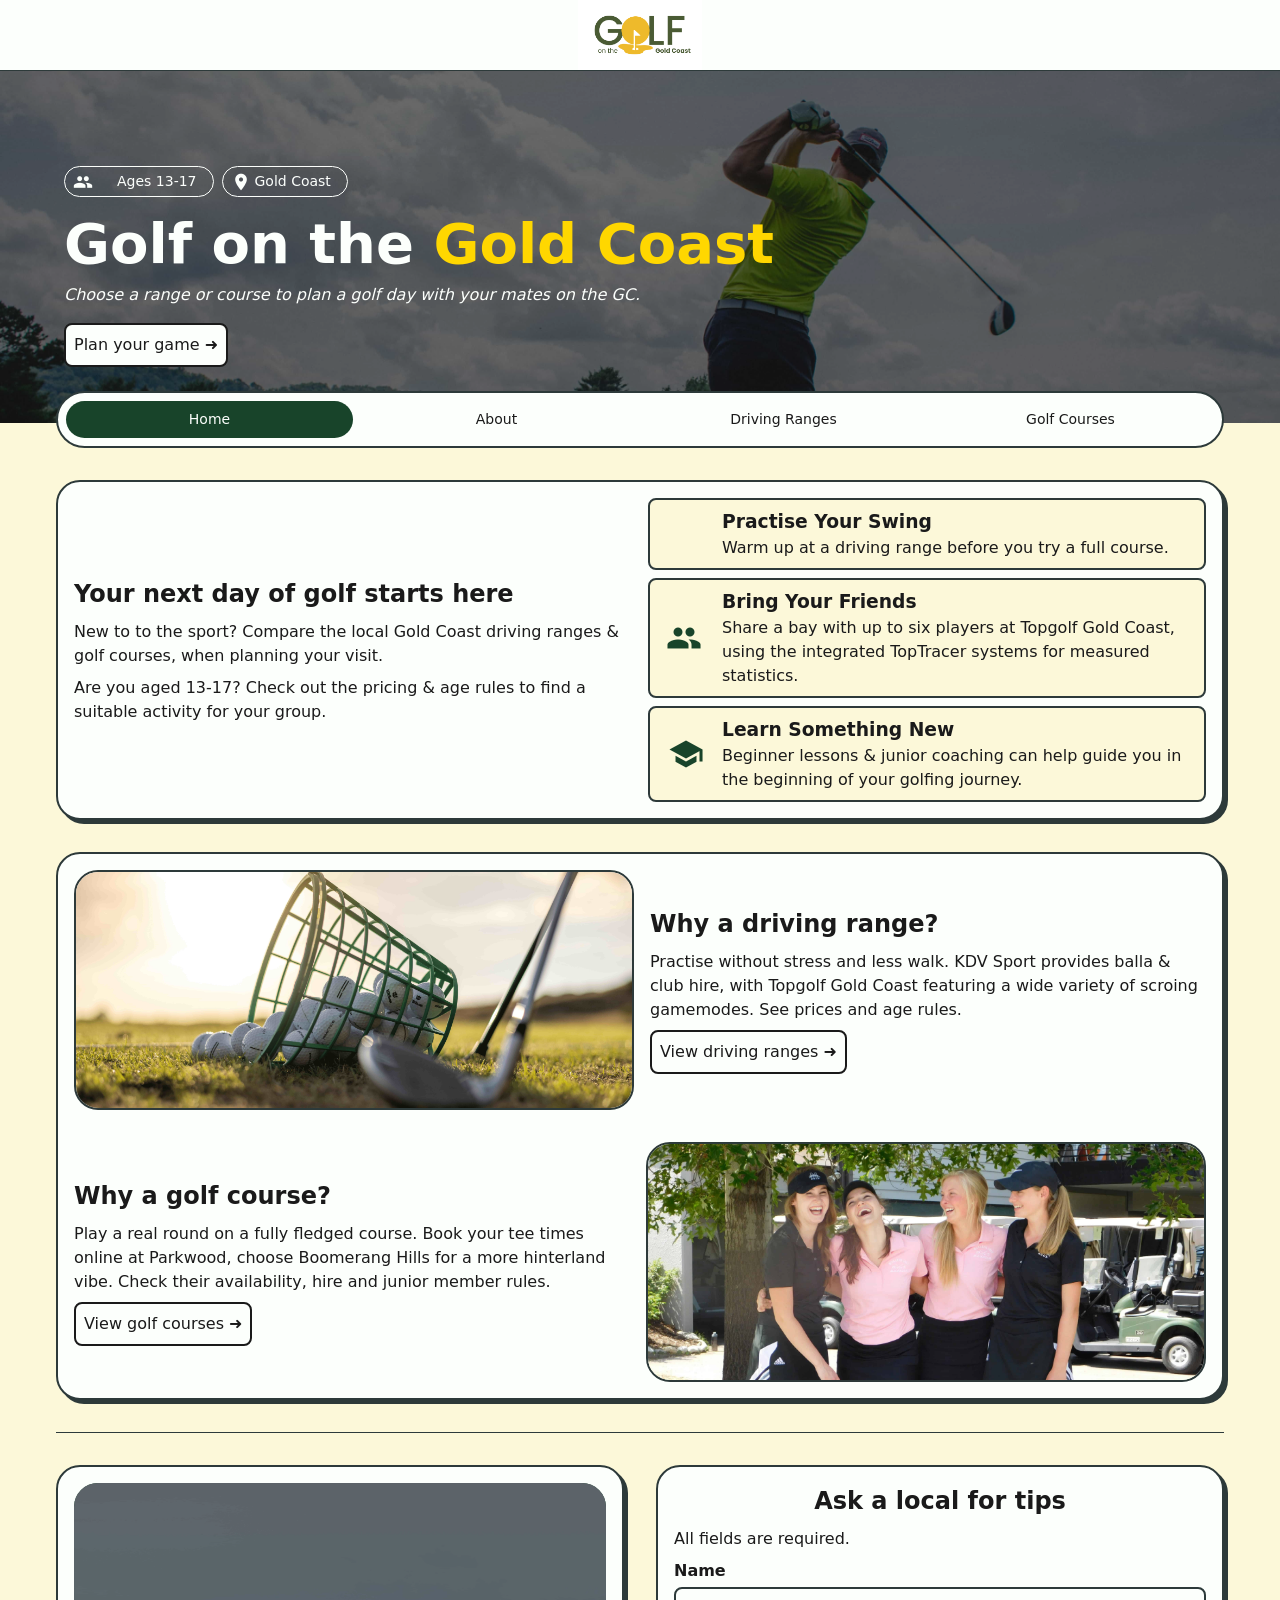
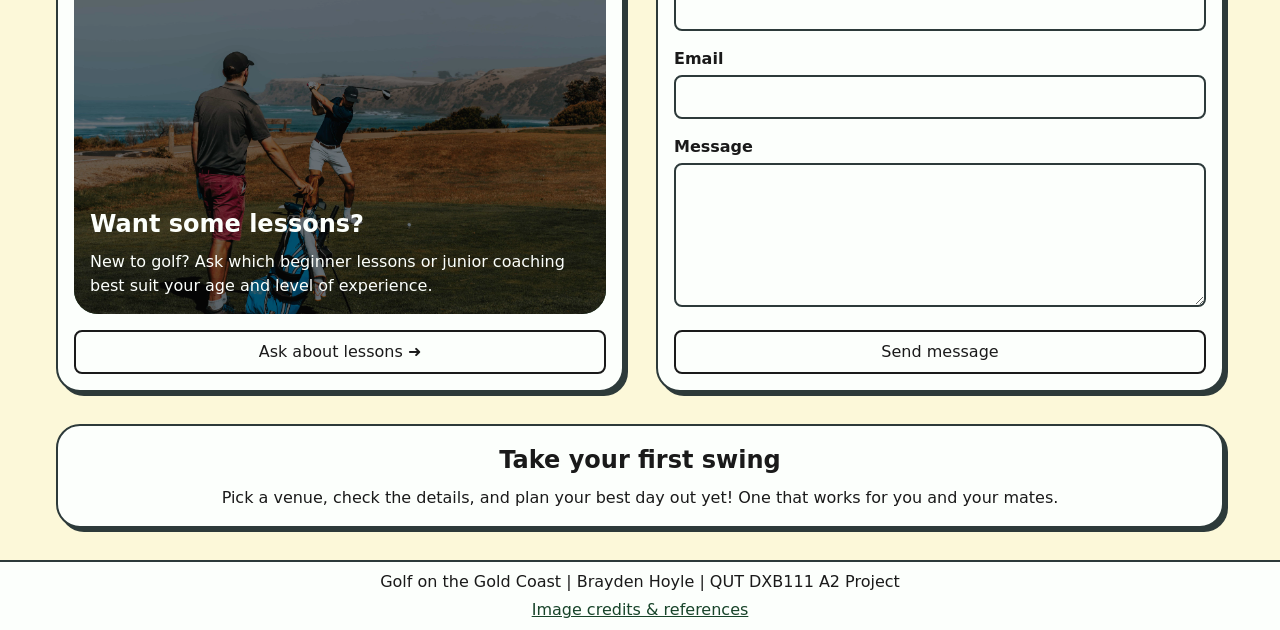
<file: index.html>
<!DOCTYPE html>
<html lang="en">

<head>
    <meta charset="utf-8">
    <meta name="viewport" content="width=device-width, initial-scale=1.0">

    <meta name="author" content="Brayden Hoyle">
    <meta name="description" content="Find driving ranges and golf courses on the Gold Coast made for teens.">

    <title>Home | Golf on the Gold Coast</title>
    <link rel="stylesheet" href="styles.css">
    <link rel="stylesheet" href="https://fonts.googleapis.com/icon?family=Material+Icons">
</head>

<body>
    <!-- Skip to content link/button -->
    <a class="skip-link" href="#main">Skip to main content</a>

    <!-- Logo header -->
    <header class="logo-header">
        <a class="logo" href="index.html">
            <img src="images/logo-cropped.png" alt="Golf on the Gold Coast home">
        </a>
    </header>

    <!-- Hero -->
    <section class="hero-section" aria-label="Page introduction">
        <img class="hero-image hero-image-higher" src="images/hero-golfer-swing.jpg"
            alt="A golfer at the end of their swing on a golf course">

        <ul class="badges">
            <!-- Badges with icons -->
            <li><span class="material-icons" aria-hidden="true">groups</span> Ages 13-17</li>
            <li><span class="material-icons" aria-hidden="true">location_on</span> Gold Coast</li>
        </ul>

        <hgroup class="hero-text">
            <h1>Golf on the <span class="highlight">Gold Coast</span></h1>
            <p>Choose a range or course to plan a golf day with your mates on the GC.</p>
        </hgroup>

        <a class="button" href="#where-to-play">Plan your game <span aria-hidden="true">➜</span></a>
    </section>

    <div class="page-container">
        <!-- Main navigation -->
        <nav class="site-nav" aria-label="Main Navigation">
            <ul>
                <li><a href="index.html" aria-current="page">Home</a></li>
                <li><a href="about.html">About</a></li>
                <li><a href="driving-ranges.html">Driving Ranges</a></li>
                <li><a href="golf-courses.html">Golf Courses</a></li>
            </ul>
        </nav>

        <!-- Main page content -->
        <main id="main" tabindex="-1">

            <!-- Intro heading card and cool feature cards -->
            <section class="card introduction">
                <header class="intro-text">
                    <h2>Your next day of golf starts here</h2>
                    <p>New to to the sport? Compare the local Gold Coast driving ranges & golf courses, when planning
                        your visit.</p>
                    <p>Are you aged 13-17? Check out the pricing & age rules to find a suitable activity for your group.
                    </p>
                </header>

                <ul class="feature-list">
                    <li class="feature-card">
                        <span class="material-icons" aria-hidden="true">sports_golf</span>
                        <hgroup>
                            <h3>Practise Your Swing</h3>
                            <p>Warm up at a driving range before you try a full course. </p>
                        </hgroup>
                    </li>
                    <li class="feature-card">
                        <span class="material-icons" aria-hidden="true">groups</span>
                        <hgroup>
                            <h3>Bring Your Friends</h3>
                            <p>Share a bay with up to six players at Topgolf Gold Coast, using the integrated TopTracer
                                systems for measured statistics.
                            </p>
                        </hgroup>
                    </li>
                    <li class="feature-card">
                        <span class="material-icons" aria-hidden="true">school</span>
                        <hgroup>
                            <h3>Learn Something New</h3>
                            <p>Beginner lessons & junior coaching can help guide you in the beginning of your golfing
                                journey.
                            </p>
                        </hgroup>
                    </li>
                </ul>
            </section>

            <!-- Why each category cards -->
            <section class="card alternating-sides" id="where-to-play">
                <article class="split">
                    <img class="crop-higher" src="images/range-balls-and-club.jpg"
                        alt="A bucket of golf balls tipped over beside a golf club on the grass">
                    <section class="split-text">
                        <h2>Why a driving range?</h2>
                        <p>Practise without stress and less walk. KDV Sport provides balla & club hire, with Topgolf
                            Gold Coast featuring a wide variety of scroing gamemodes. See prices and age rules. </p>
                        <a class="button" href="driving-ranges.html">View driving ranges <span
                                aria-hidden="true">➜</span></a>
                    </section>
                </article>

                <article class="split split-flipped">
                    <img class="crop-higher" src="images/group-of-friends-on-golf-course.jpg"
                        alt="Four friends laughing together on a golf course">
                    <section class="split-text">
                        <h2>Why a golf course?</h2>
                        <p>Play a real round on a fully fledged course. Book your tee times online at Parkwood, choose
                            Boomerang Hills for a more hinterland vibe. Check their availability, hire and junior member
                            rules.
                        </p>
                        <a class="button" href="golf-courses.html">View golf courses <span
                                aria-hidden="true">➜</span></a>
                    </section>
                </article>
            </section>

            <hr>

            <!-- Lesson card & contact form -->
            <div class="action-row">
                <aside class="card lessons">
                    <header class="lessons-banner">
                        <img src="images/golfers-on-coastal-course.jpg" alt="">
                        <h2>Want some lessons?</h2>
                        <p>New to golf? Ask which beginner lessons or junior coaching best suit your age and level of
                            experience.
                        </p>
                    </header>
                    <a class="button button-block" href="#contact-form">Ask about lessons <span
                            aria-hidden="true">➜</span></a>
                </aside>

                <section class="card contact-form" id="contact-form">
                    <h2>Ask a local for tips</h2>
                    <p>All fields are required.</p>

                    <!-- Contact form -->
                    <form action="#" method="post">
                        <label for="contact-name">Name</label>
                        <input type="text" id="contact-name" name="name" autocomplete="name" required>

                        <label for="contact-email">Email</label>
                        <input type="email" id="contact-email" name="email" autocomplete="email" required>

                        <label for="contact-message">Message</label>
                        <textarea id="contact-message" name="message" rows="5" required></textarea>

                        <button class="button button-block" type="submit">Send message</button>
                    </form>
                </section>
            </div>

            <!-- Closing amazing and phrase that sticks with you :D -->
            <section class="card closing-phrase">
                <h2>Take your first swing</h2>
                <p>Pick a venue, check the details, and plan your best day out yet! One that works for you and your
                    mates.</p>
            </section>
        </main>
    </div>

    <!-- Footer -->
    <footer class="site-footer">
        <p>Golf on the Gold Coast | Brayden Hoyle | QUT DXB111 A2 Project</p>
        <p><a href="about.html#credits">Image credits &amp; references</a></p>
    </footer>
</body>

</html>
</file>
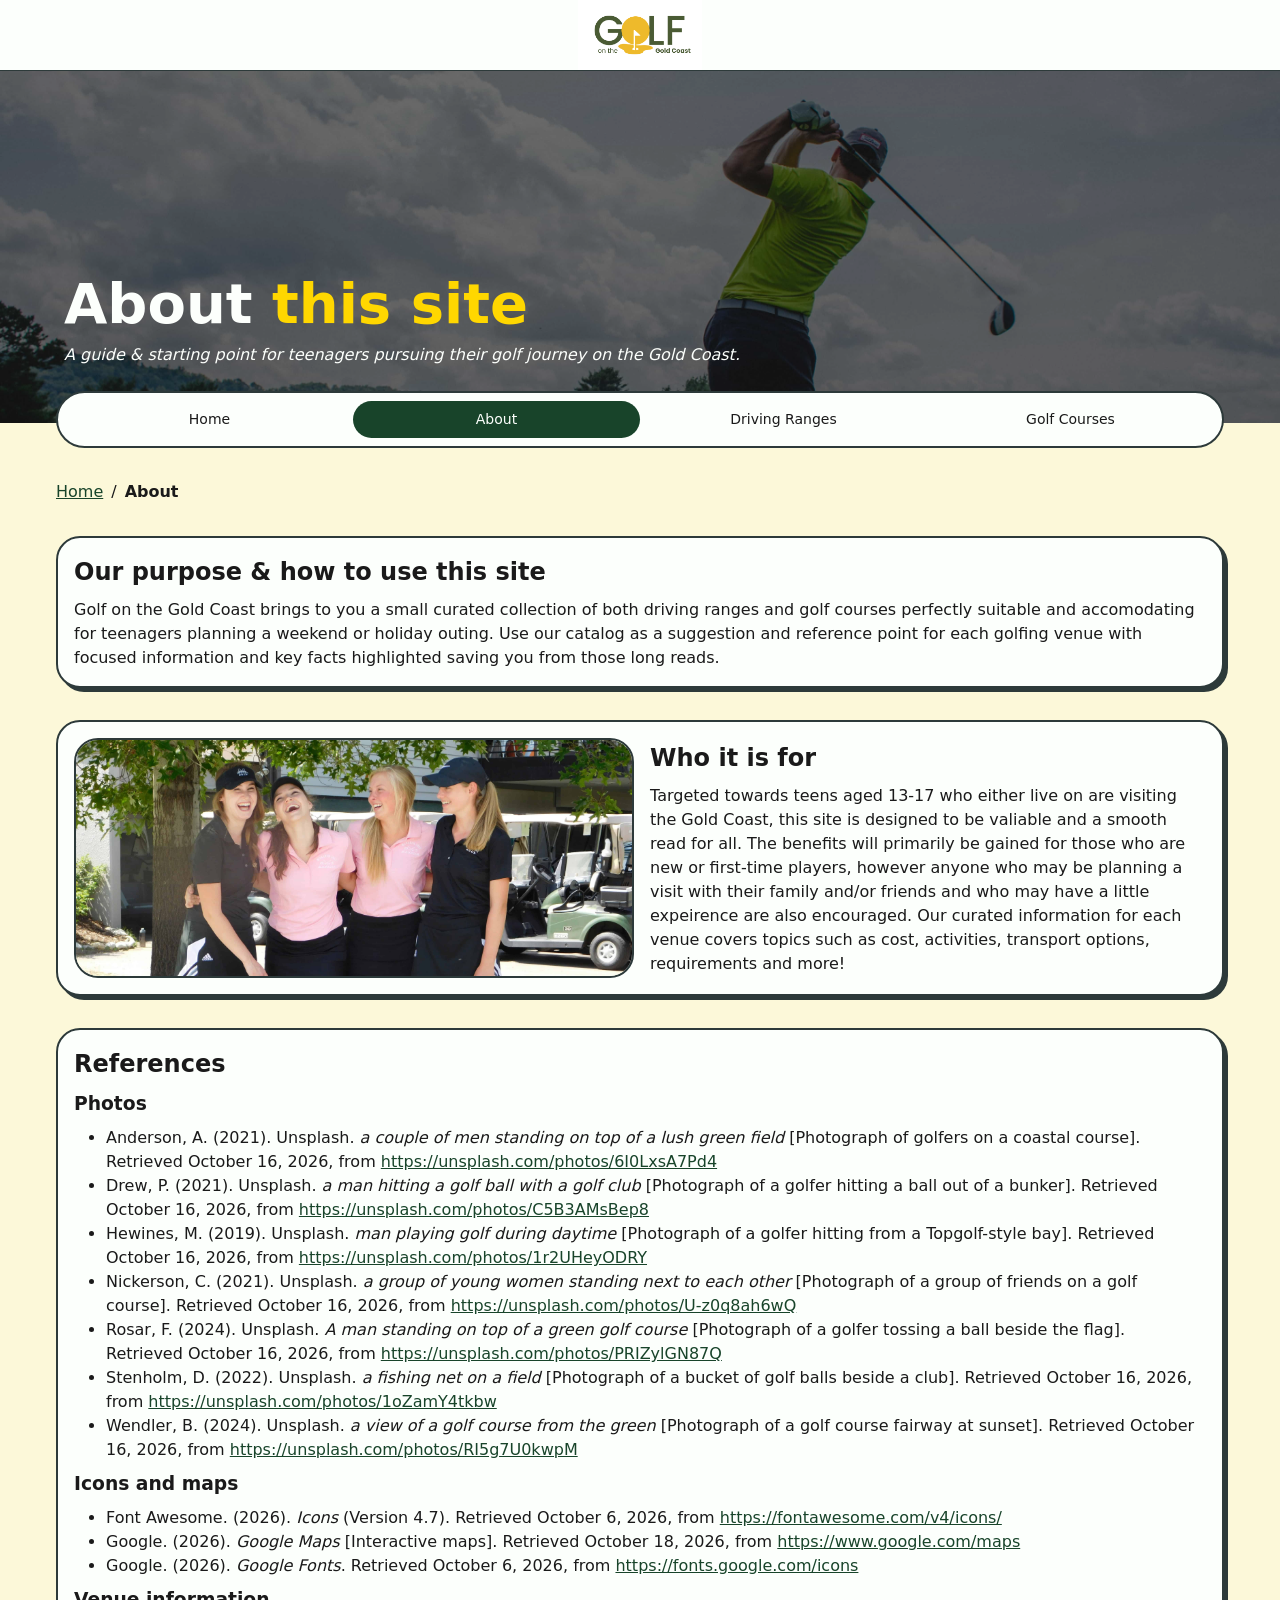
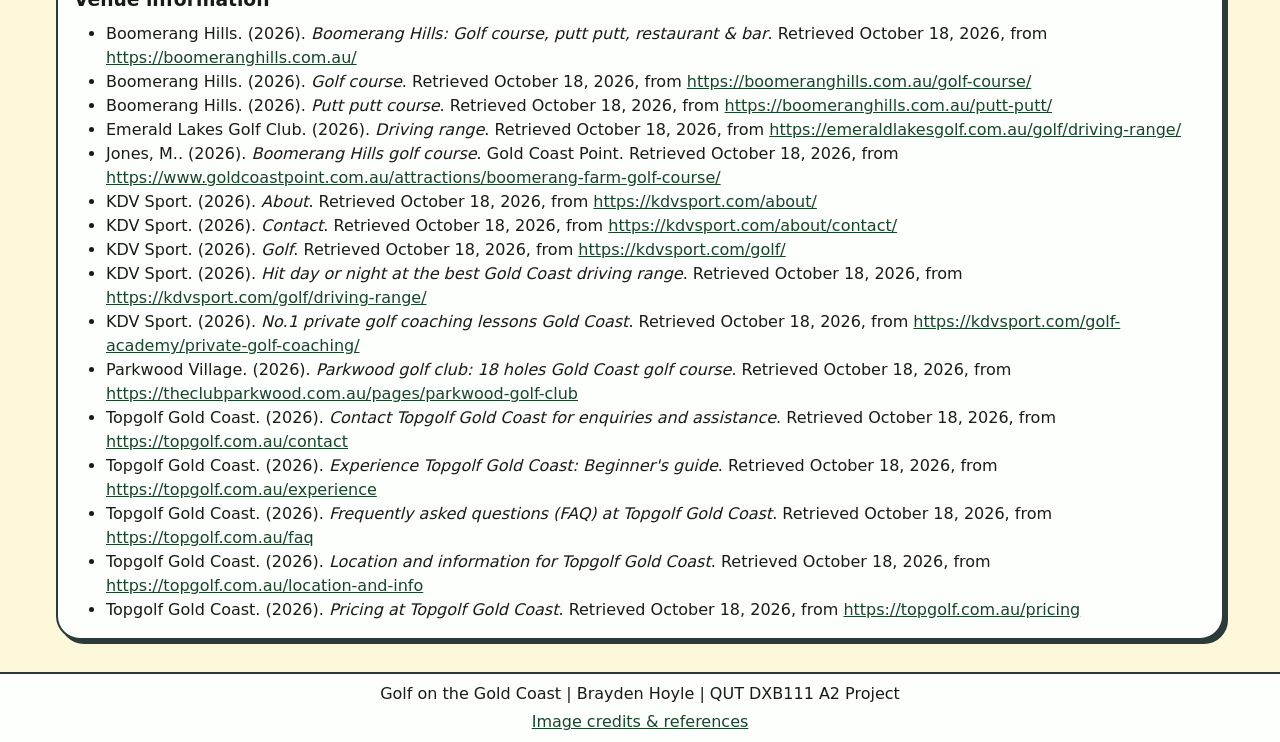
<file: about.html>
<!DOCTYPE html>
<html lang="en">

<head>
    <meta charset="utf-8">
    <meta name="viewport" content="width=device-width, initial-scale=1.0">
    <meta name="author" content="Brayden Hoyle">
    <meta name="description"
        content="Learn why this site was made, who it is for, and where its images and information come from.">
    <title>About | Golf on the Gold Coast</title>

    <link rel="stylesheet" href="styles.css">
</head>

<body>
    <a class="skip-link" href="#main">Skip to main content</a>

    <header class="logo-header">
        <a class="logo" href="index.html">
            <img src="images/logo-cropped.png" alt="Golf on the Gold Coast home">
        </a>
    </header>

    <section class="hero-section" aria-label="Page introduction">
        <img class="hero-image hero-image-higher" src="images/hero-golfer-swing.jpg" alt="">

        <hgroup class="hero-text">
            <h1>About <span class="highlight">this site</span></h1>
            <p>A guide & starting point for teenagers pursuing their golf journey on the Gold Coast.</p>
        </hgroup>
    </section>

    <div class="page-container">

        <nav class="site-nav" aria-label="Main Navigation">
            <ul>
                <li><a href="index.html">Home</a></li>
                <li><a href="about.html" aria-current="page">About</a></li>
                <li><a href="driving-ranges.html">Driving Ranges</a></li>
                <li><a href="golf-courses.html">Golf Courses</a></li>
            </ul>
        </nav>

        <main id="main" tabindex="-1">
            <!-- Breadcrumbs -->
            <nav class="breadcrumbs" aria-label="Breadcrumb">
                <ol>
                    <li><a href="index.html">Home</a></li>
                    <li aria-current="page">About</li>
                </ol>
            </nav>

            <section class="card">
                <h2>Our purpose & how to use this site</h2>
                <p>Golf on the Gold Coast brings to you a small curated collection of both driving ranges and golf
                    courses perfectly suitable and accomodating for teenagers planning a weekend or holiday outing.

                    Use our catalog as a suggestion and reference point for each golfing venue with focused information
                    and key facts highlighted saving you from those long reads.
                </p>
            </section>

            <article class="card split">
                <img class="crop-higher" src="images/group-of-friends-on-golf-course.jpg"
                    alt="Four female teen friends laughing together on a golf course">
                <section class="split-text">
                    <h2>Who it is for</h2>
                    <p>Targeted towards teens aged 13-17 who either live on are visiting the Gold Coast, this site is
                        designed to be valiable and a smooth read for all. The benefits will primarily be gained for
                        those who are new or first-time players, however anyone who may be planning a visit with their
                        family and/or friends and who may have a little expeirence are also encouraged. Our curated
                        information for each venue covers topics such as cost, activities, transport options,
                        requirements and more!</p>
                </section>
            </article>

            <!-- References -->
            <section class="card references" id="references">
                <h2>References</h2>

                <h3>Photos</h3>
                <ul>
                    <li>
                        Anderson, A. (2021). Unsplash. <em>a couple of men standing on top of a lush green field</em> [Photograph of golfers on a coastal course].
                        Retrieved October 16, 2026, from
                        <a href="https://unsplash.com/photos/6I0LxsA7Pd4" target="_blank" rel="noopener noreferrer">https://unsplash.com/photos/6I0LxsA7Pd4</a>
                    </li>

                    <li>
                        Drew, P. (2021). Unsplash. <em>a man hitting a golf ball with a golf club</em> [Photograph of a golfer hitting a ball out of a bunker].
                        Retrieved October 16, 2026, from
                        <a href="https://unsplash.com/photos/C5B3AMsBep8" target="_blank" rel="noopener noreferrer">https://unsplash.com/photos/C5B3AMsBep8</a>
                    </li>

                    <li>
                        Hewines, M. (2019). Unsplash. <em>man playing golf during daytime</em> [Photograph of a golfer hitting from a Topgolf-style bay].
                        Retrieved October 16, 2026, from
                        <a href="https://unsplash.com/photos/1r2UHeyODRY" target="_blank" rel="noopener noreferrer">https://unsplash.com/photos/1r2UHeyODRY</a>
                    </li>

                    <li>
                        Nickerson, C. (2021). Unsplash. <em>a group of young women standing next to each other</em> [Photograph of a group of friends on a golf course].
                        Retrieved October 16, 2026, from
                        <a href="https://unsplash.com/photos/U-z0q8ah6wQ" target="_blank" rel="noopener noreferrer">https://unsplash.com/photos/U-z0q8ah6wQ</a>
                    </li>

                    <li>
                        Rosar, F. (2024). Unsplash. <em>A man standing on top of a green golf course</em> [Photograph of a golfer tossing a ball beside the flag].
                        Retrieved October 16, 2026, from
                        <a href="https://unsplash.com/photos/PRIZylGN87Q" target="_blank" rel="noopener noreferrer">https://unsplash.com/photos/PRIZylGN87Q</a>
                    </li>

                    <li>
                        Stenholm, D. (2022). Unsplash. <em>a fishing net on a field</em> [Photograph of a bucket of golf balls beside a club].
                        Retrieved October 16, 2026, from
                        <a href="https://unsplash.com/photos/1oZamY4tkbw" target="_blank" rel="noopener noreferrer">https://unsplash.com/photos/1oZamY4tkbw</a>
                    </li>

                    <li>
                        Wendler, B. (2024). Unsplash. <em>a view of a golf course from the green</em> [Photograph of a golf course fairway at sunset].
                        Retrieved October 16, 2026, from
                        <a href="https://unsplash.com/photos/RI5g7U0kwpM" target="_blank" rel="noopener noreferrer">https://unsplash.com/photos/RI5g7U0kwpM</a>
                    </li>
                </ul>

                <h3>Icons and maps</h3>
                <ul>
                    <li>
                        Font Awesome. (2026). <em>Icons</em> (Version 4.7).
                        Retrieved October 6, 2026, from
                        <a href="https://fontawesome.com/v4/icons/" target="_blank" rel="noopener noreferrer">https://fontawesome.com/v4/icons/</a>
                    </li>

                    <li>
                        Google. (2026). <em>Google Maps</em> [Interactive maps].
                        Retrieved October 18, 2026, from
                        <a href="https://www.google.com/maps" target="_blank" rel="noopener noreferrer">https://www.google.com/maps</a>
                    </li>

                    <li>
                        Google. (2026). <em>Google Fonts</em>.
                        Retrieved October 6, 2026, from
                        <a href="https://fonts.google.com/icons" target="_blank" rel="noopener noreferrer">https://fonts.google.com/icons</a>
                    </li>
                </ul>

                <h3>Venue information</h3>
                <ul>
                    <li>
                        Boomerang Hills. (2026). <em>Boomerang Hills: Golf course, putt putt, restaurant &amp; bar</em>.
                        Retrieved October 18, 2026, from
                        <a href="https://boomeranghills.com.au/" target="_blank" rel="noopener noreferrer">https://boomeranghills.com.au/</a>
                    </li>

                    <li>
                        Boomerang Hills. (2026). <em>Golf course</em>.
                        Retrieved October 18, 2026, from
                        <a href="https://boomeranghills.com.au/golf-course/" target="_blank" rel="noopener noreferrer">https://boomeranghills.com.au/golf-course/</a>
                    </li>

                    <li>
                        Boomerang Hills. (2026). <em>Putt putt course</em>.
                        Retrieved October 18, 2026, from
                        <a href="https://boomeranghills.com.au/putt-putt/" target="_blank" rel="noopener noreferrer">https://boomeranghills.com.au/putt-putt/</a>
                    </li>

                    <li>
                        Emerald Lakes Golf Club. (2026). <em>Driving range</em>.
                        Retrieved October 18, 2026, from
                        <a href="https://emeraldlakesgolf.com.au/golf/driving-range/" target="_blank" rel="noopener noreferrer">https://emeraldlakesgolf.com.au/golf/driving-range/</a>
                    </li>

                    <li>
                        Jones, M.. (2026). <em>Boomerang Hills golf course</em>. Gold Coast Point.
                        Retrieved October 18, 2026, from
                        <a href="https://www.goldcoastpoint.com.au/attractions/boomerang-farm-golf-course/" target="_blank" rel="noopener noreferrer">https://www.goldcoastpoint.com.au/attractions/boomerang-farm-golf-course/</a>
                    </li>

                    <li>
                        KDV Sport. (2026). <em>About</em>.
                        Retrieved October 18, 2026, from
                        <a href="https://kdvsport.com/about/" target="_blank" rel="noopener noreferrer">https://kdvsport.com/about/</a>
                    </li>

                    <li>
                        KDV Sport. (2026). <em>Contact</em>.
                        Retrieved October 18, 2026, from
                        <a href="https://kdvsport.com/about/contact/" target="_blank" rel="noopener noreferrer">https://kdvsport.com/about/contact/</a>
                    </li>

                    <li>
                        KDV Sport. (2026). <em>Golf</em>.
                        Retrieved October 18, 2026, from
                        <a href="https://kdvsport.com/golf/" target="_blank" rel="noopener noreferrer">https://kdvsport.com/golf/</a>
                    </li>

                    <li>
                        KDV Sport. (2026). <em>Hit day or night at the best Gold Coast driving range</em>.
                        Retrieved October 18, 2026, from
                        <a href="https://kdvsport.com/golf/driving-range/" target="_blank" rel="noopener noreferrer">https://kdvsport.com/golf/driving-range/</a>
                    </li>

                    <li>
                        KDV Sport. (2026). <em>No.1 private golf coaching lessons Gold Coast</em>.
                        Retrieved October 18, 2026, from
                        <a href="https://kdvsport.com/golf-academy/private-golf-coaching/" target="_blank" rel="noopener noreferrer">https://kdvsport.com/golf-academy/private-golf-coaching/</a>
                    </li>

                    <li>
                        Parkwood Village. (2026). <em>Parkwood golf club: 18 holes Gold Coast golf course</em>.
                        Retrieved October 18, 2026, from
                        <a href="https://theclubparkwood.com.au/pages/parkwood-golf-club" target="_blank" rel="noopener noreferrer">https://theclubparkwood.com.au/pages/parkwood-golf-club</a>
                    </li>

                    <li>
                        Topgolf Gold Coast. (2026). <em>Contact Topgolf Gold Coast for enquiries and assistance</em>.
                        Retrieved October 18, 2026, from
                        <a href="https://topgolf.com.au/contact" target="_blank" rel="noopener noreferrer">https://topgolf.com.au/contact</a>
                    </li>

                    <li>
                        Topgolf Gold Coast. (2026). <em>Experience Topgolf Gold Coast: Beginner's guide</em>.
                        Retrieved October 18, 2026, from
                        <a href="https://topgolf.com.au/experience" target="_blank" rel="noopener noreferrer">https://topgolf.com.au/experience</a>
                    </li>

                    <li>
                        Topgolf Gold Coast. (2026). <em>Frequently asked questions (FAQ) at Topgolf Gold Coast</em>.
                        Retrieved October 18, 2026, from
                        <a href="https://topgolf.com.au/faq" target="_blank" rel="noopener noreferrer">https://topgolf.com.au/faq</a>
                    </li>

                    <li>
                        Topgolf Gold Coast. (2026). <em>Location and information for Topgolf Gold Coast</em>.
                        Retrieved October 18, 2026, from
                        <a href="https://topgolf.com.au/location-and-info" target="_blank" rel="noopener noreferrer">https://topgolf.com.au/location-and-info</a>
                    </li>

                    <li>
                        Topgolf Gold Coast. (2026). <em>Pricing at Topgolf Gold Coast</em>.
                        Retrieved October 18, 2026, from
                        <a href="https://topgolf.com.au/pricing" target="_blank" rel="noopener noreferrer">https://topgolf.com.au/pricing</a>
                    </li>
                </ul>
            </section>
        </main>
    </div>

    <footer class="site-footer">
        <p>Golf on the Gold Coast | Brayden Hoyle | QUT DXB111 A2 Project</p>
        <p><a href="about.html#credits">Image credits &amp; references</a></p>
    </footer>
</body>

</html>
</file>
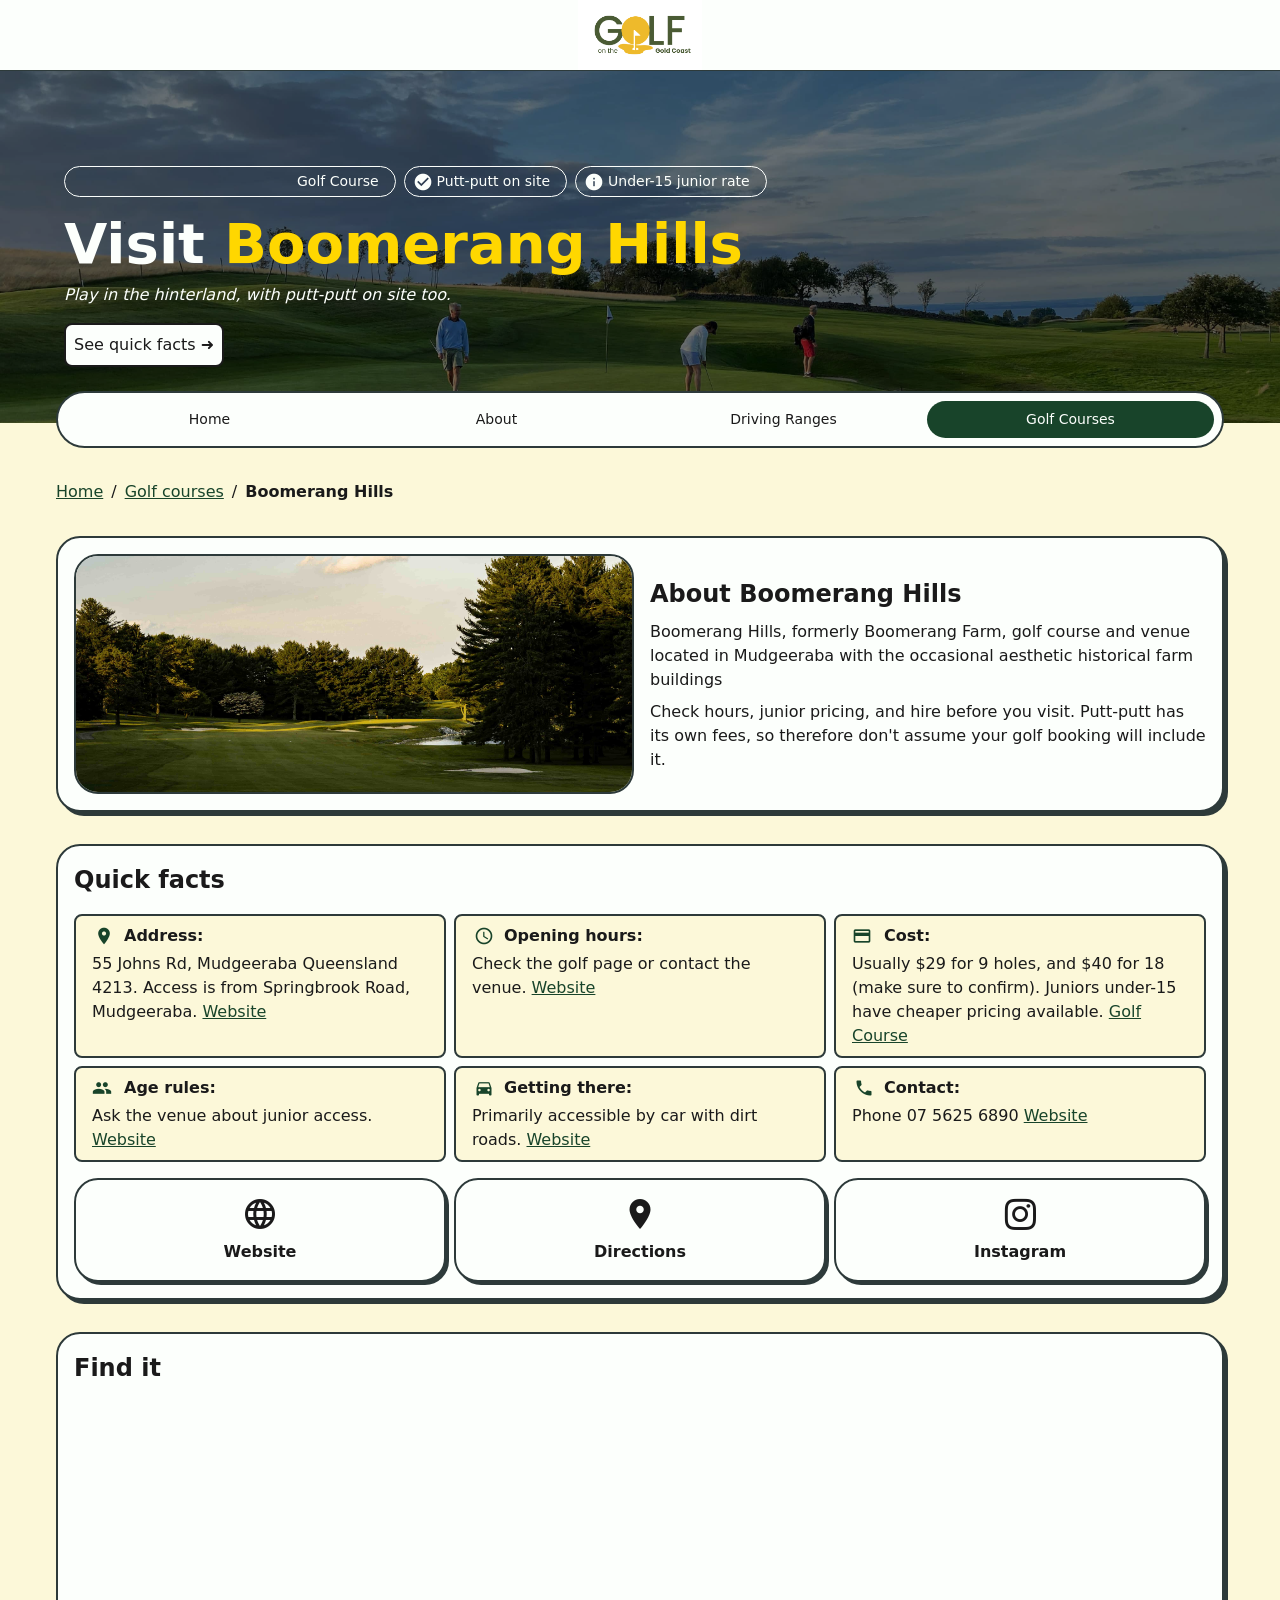
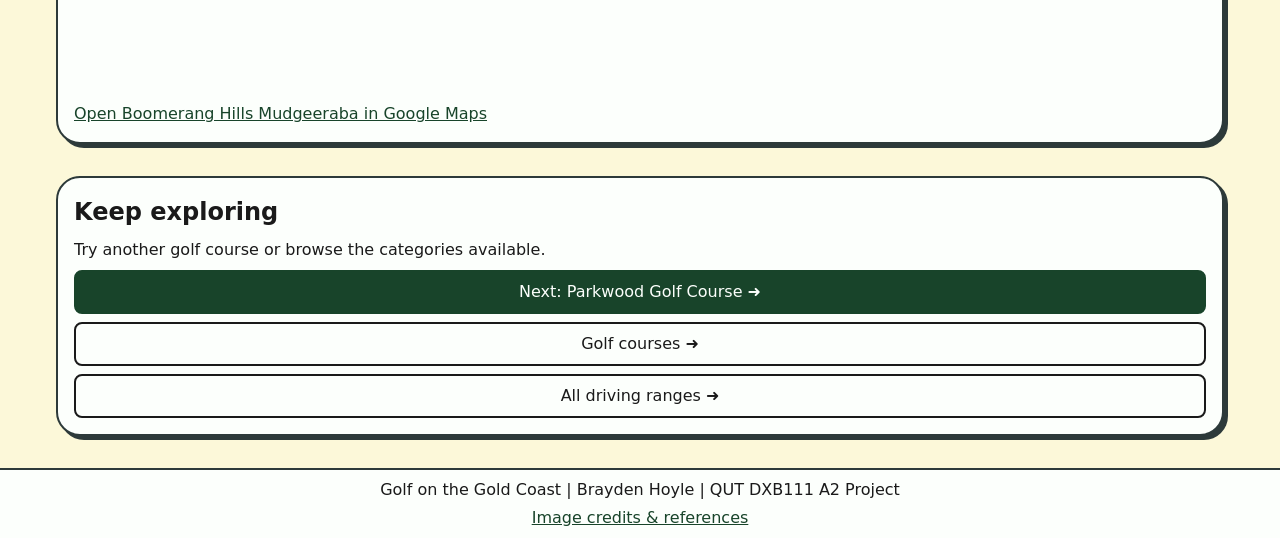
<file: boomerang-hills.html>
<!DOCTYPE html>
<html lang="en">

<head>
    <meta charset="utf-8">
    <meta name="viewport" content="width=device-width, initial-scale=1.0">
    <meta name="author" content="Brayden Hoyle">
    <meta name="description"
        content="What to expect at Boomerang Hills in Mudgeeraba: hours, costs, age rules and directions for teens.">
    <title>Boomerang Hills | Golf on the Gold Coast</title>

    <link rel="stylesheet" href="styles.css">
    <link rel="stylesheet" href="https://fonts.googleapis.com/icon?family=Material+Icons">
    <link rel="stylesheet" href="https://cdnjs.cloudflare.com/ajax/libs/font-awesome/4.7.0/css/font-awesome.min.css">
</head>

<body>
    <!-- Skip to content link/button -->
    <a class="skip-link" href="#main">Skip to main content</a>

    <header class="logo-header">
        <a class="logo" href="index.html">
            <img src="images/logo-cropped.png" alt="Golf on the Gold Coast home">
        </a>
    </header>

    <section class="hero-section" aria-label="Page introduction">
        <img class="hero-image hero-image-even-higher" src="images/golf-greens-at-cool-course.jpg" alt="">

        <ul class="badges">
            <li><span class="material-icons" aria-hidden="true">sports_golf</span> Golf Course</li>
            <li><span class="material-icons" aria-hidden="true">check_circle</span> Putt-putt on site</li>
            <li><span class="material-icons" aria-hidden="true">info</span> Under-15 junior rate</li>
        </ul>

        <hgroup class="hero-text">
            <h1>
                Visit <span class="highlight">Boomerang Hills</span>
            </h1>
            <p>Play in the hinterland, with putt-putt on site too. </p>
        </hgroup>

        <a class="button" href="#quick-facts">
            See quick facts
            <span aria-hidden="true">➜</span>
        </a>
    </section>

    <div class="page-container">

        <nav class="site-nav" aria-label="Main Navigation">
            <ul>
                <li><a href="index.html">Home</a></li>
                <li><a href="about.html">About</a></li>
                <li><a href="driving-ranges.html">Driving Ranges</a></li>
                <li><a href="golf-courses.html" class="active-category" aria-current="true">Golf Courses</a></li>
            </ul>
        </nav>

        <main id="main" tabindex="-1">
            <!-- Main page content -->
            <!-- Breadcrumbs -->
            <nav class="breadcrumbs" aria-label="Breadcrumb">
                <ol>
                    <li><a href="index.html">Home</a></li>
                    <li><a href="golf-courses.html">Golf courses</a></li>
                    <li aria-current="page">Boomerang Hills</li>
                </ol>
            </nav>

            <article class="card split">
                <img src="images/golf-course-fairway-sunset.jpg" alt="An empty golf fairway at sunset with trees">
                <section class="split-text">
                    <h2>About Boomerang Hills</h2>
                    <p>Boomerang Hills, formerly Boomerang Farm, golf course and venue located in Mudgeeraba with the
                        occasional aesthetic historical farm buildings</p>
                    <p>Check hours, junior pricing, and hire before you visit. Putt-putt has its own fees, so therefore
                        don't assume your golf booking will include it.</p>
                </section>
            </article>

            <!-- Quick facts -->
            <section class="card facts" id="quick-facts">
                <h2>Quick facts</h2>

                <ul class="fact-list">
                    <li class="fact-card">
                        <span class="material-icons" aria-hidden="true">location_on</span>
                        <strong>Address:</strong>
                        <p>55 Johns Rd, Mudgeeraba Queensland 4213. Access is from Springbrook Road, Mudgeeraba. <a
                                href="https://boomeranghills.com.au/" target="_blank" rel="noopener noreferrer">Website</a></p>
                    </li>
                    <li class="fact-card">
                        <span class="material-icons" aria-hidden="true">schedule</span>
                        <strong>Opening hours:</strong>
                        <p>Check the golf page or contact the venue. <a
                                href="https://boomeranghills.com.au/" target="_blank" rel="noopener noreferrer">Website</a></p>
                    </li>
                    <li class="fact-card">
                        <span class="material-icons" aria-hidden="true">payments</span>
                        <strong>Cost:</strong>
                        <p>Usually $29 for 9 holes, and $40 for 18 (make sure to confirm). Juniors under-15 have cheaper
                            pricing available. <a href="https://boomeranghills.com.au/golf-course/" target="_blank" rel="noopener noreferrer">Golf Course</a></p>
                    </li>
                    <li class="fact-card">
                        <span class="material-icons" aria-hidden="true">groups</span>
                        <strong>Age rules:</strong>
                        <p>Ask the venue about junior access. <a href="https://boomeranghills.com.au/" target="_blank" rel="noopener noreferrer">Website</a></p>
                    </li>
                    <li class="fact-card">
                        <span class="material-icons" aria-hidden="true">directions_car</span>
                        <strong>Getting there:</strong>
                        <p>Primarily accessible by car with dirt roads. <a
                                href="https://boomeranghills.com.au/" target="_blank" rel="noopener noreferrer">Website</a></p>
                    </li>
                    <li class="fact-card">
                        <span class="material-icons" aria-hidden="true">call</span>
                        <strong>Contact:</strong>
                        <p>Phone 07 5625 6890 <a href="https://boomeranghills.com.au/" target="_blank" rel="noopener noreferrer">Website</a></p>
                    </li>
                </ul>

                <ul class="link-list">
                    <li>
                        <a class="link-card" href="https://boomeranghills.com.au/" aria-label="Boomerang Hills website" target="_blank" rel="noopener noreferrer">
                            <span class="material-icons" aria-hidden="true">language</span>
                            <span>Website</span>
                        </a>
                    </li>
                    <li>
                        <a class="link-card"
                            href="https://www.google.com/maps/search/?api=1&amp;query=Boomerang+Hills+Mudgeeraba"
                            aria-label="Directions to Boomerang Hills" target="_blank" rel="noopener noreferrer">
                            <span class="material-icons" aria-hidden="true">location_on</span>
                            <span>Directions</span>
                        </a>
                    </li>
                    <li>
                        <a class="link-card" href="https://www.instagram.com/boomeranghills/"
                            aria-label="Boomerang Hills on Instagram" target="_blank" rel="noopener noreferrer">
                            <i class="fa fa-instagram" aria-hidden="true"></i>
                            <span>Instagram</span>
                        </a>
                    </li>
                </ul>
            </section>

            <!-- Embeded Google Map -->
            <section class="card">
                <h2>Find it</h2>
                <iframe title="Map showing Boomerang Hills location"
                    src="https://www.google.com/maps/embed?pb=!1m18!1m12!1m3!1d3519.2896353304877!2d153.31741247461008!3d-28.107203475955583!2m3!1f0!2f0!3f0!3m2!1i1024!2i768!4f13.1!3m3!1m2!1s0x6b911dc17440154b%3A0xf02a35bd720a3d0!2sBoomerang%20Hills!5e0!3m2!1sen!2sau!4v1792168489462!5m2!1sen!2sau"
                    loading="lazy"></iframe>
                <p><a href="https://www.google.com/maps/search/?api=1&amp;query=Boomerang+Hills+Mudgeeraba" target="_blank" rel="noopener noreferrer">Open
                        Boomerang Hills Mudgeeraba in Google Maps</a></p>
            </section>

            <!-- Keep exploring links -->
            <section class="card category-switch">
                <h2>Keep exploring</h2>
                <p>Try another golf course or browse the categories available.</p>
                <a class="button button-primary" href="parkwood.html">Next: Parkwood Golf Course <span
                        aria-hidden="true">➜</span></a>
                <a class="button button-secondary" href="golf-courses.html">Golf courses <span
                        aria-hidden="true">➜</span></a>
                <a class="button button-secondary" href="driving-ranges.html">All driving ranges <span
                        aria-hidden="true">➜</span></a>
            </section>
        </main>
    </div>

    <footer class="site-footer">
        <p>Golf on the Gold Coast | Brayden Hoyle | QUT DXB111 A2 Project</p>
        <p><a href="about.html#credits">Image credits &amp; references</a></p>
    </footer>
</body>

</html>
</file>
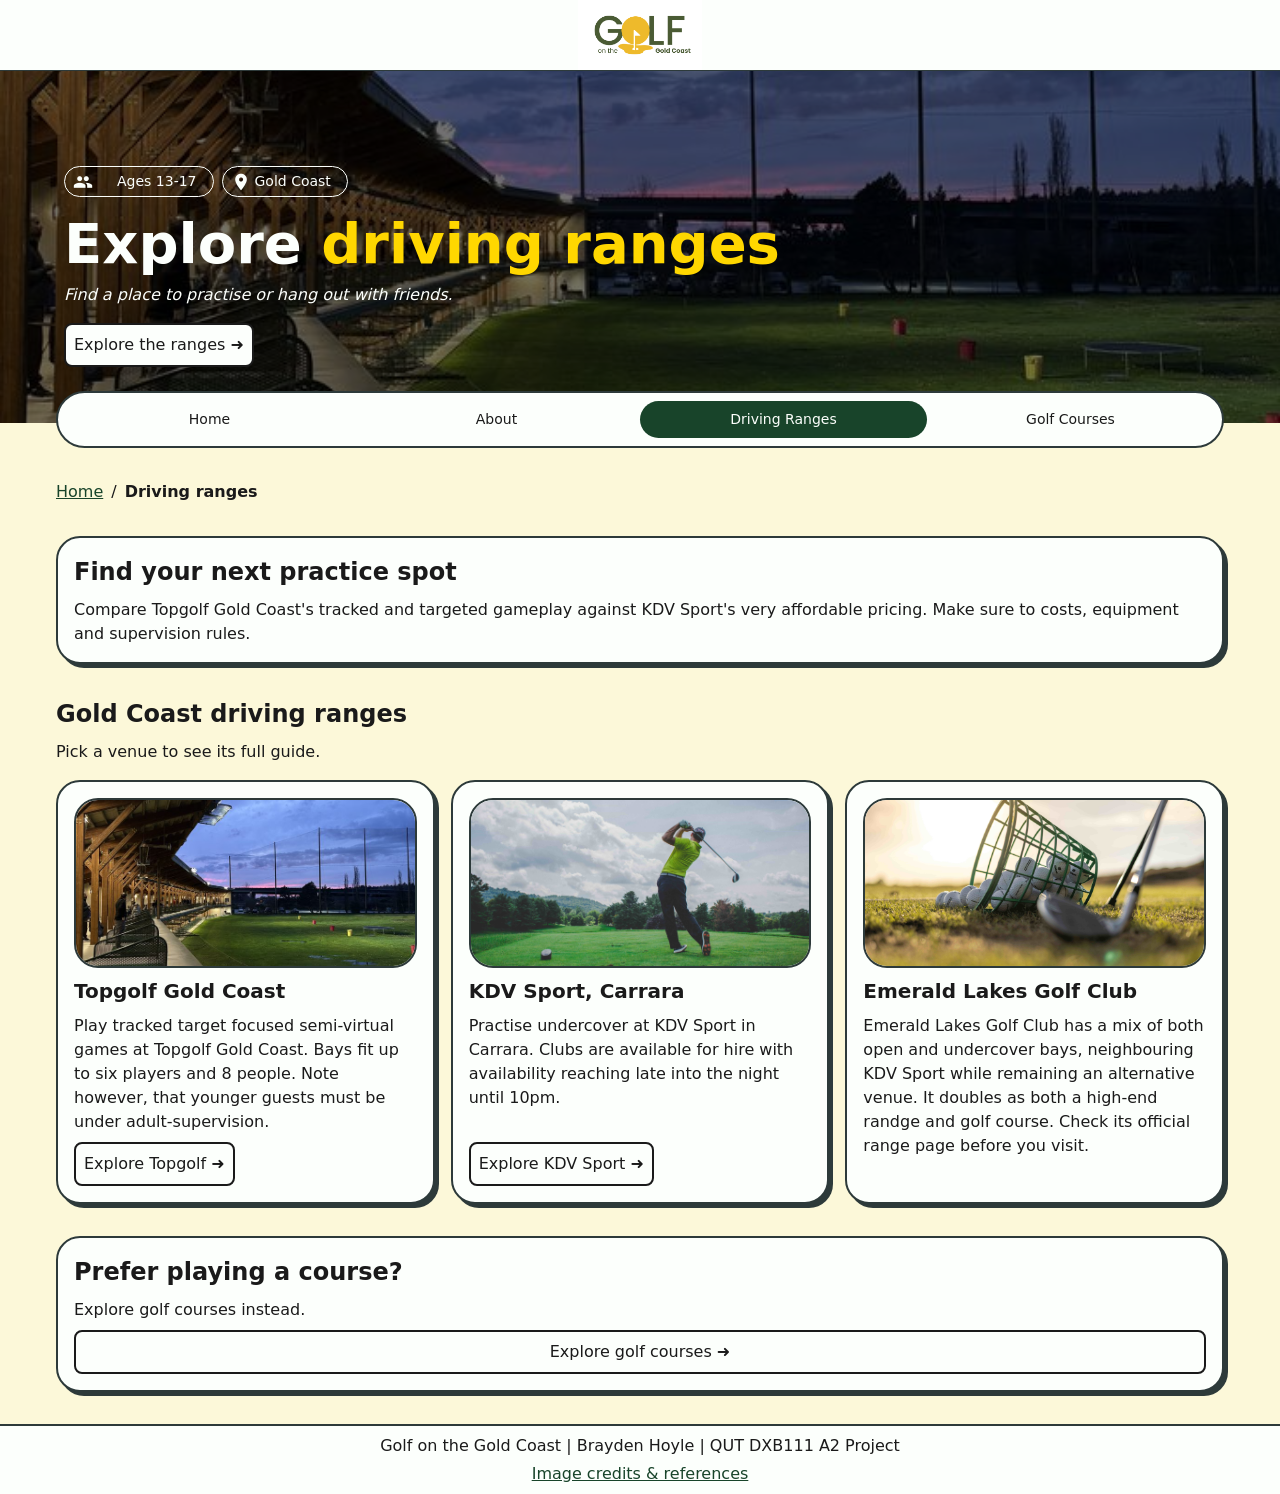
<file: driving-ranges.html>
<!DOCTYPE html>
<html lang="en">

<head>
    <meta charset="utf-8">
    <meta name="viewport" content="width=device-width, initial-scale=1.0">
    <meta name="author" content="Brayden Hoyle">
    <meta name="description" content="Explore driving ranges on the Gold Coast and plan your next visit with friends.">
    <title>Driving Ranges | Golf on the Gold Coast</title>

    <link rel="stylesheet" href="styles.css">
    <link rel="stylesheet" href="https://fonts.googleapis.com/icon?family=Material+Icons">
</head>

<body>
    <a class="skip-link" href="#main">Skip to main content</a>

    <header class="logo-header">
        <a class="logo" href="index.html">
            <img src="images/logo-cropped.png" alt="Golf on the Gold Coast home">
        </a>
    </header>

    <section class="hero-section" aria-label="Page introduction">
        <img class="hero-image hero-image-lower" src="images/driving-range-at-night.jpg" alt="">

        <ul class="badges">
            <li><span class="material-icons" aria-hidden="true">groups</span> Ages 13-17</li>
            <li><span class="material-icons" aria-hidden="true">location_on</span> Gold Coast</li>
        </ul>

        <hgroup class="hero-text">
            <h1>
                Explore <span class="highlight">driving ranges</span>
            </h1>
            <p>Find a place to practise or hang out with friends.</p>
        </hgroup>

        <a class="button" href="#location-list">
            Explore the ranges
            <span aria-hidden="true">➜</span>
        </a>
    </section>

    <div class="page-container">

        <nav class="site-nav" aria-label="Main Navigation">
            <ul>
                <li><a href="index.html">Home</a></li>
                <li><a href="about.html">About</a></li>
                <li><a href="driving-ranges.html" aria-current="page">Driving Ranges</a></li>
                <li><a href="golf-courses.html">Golf Courses</a></li>
            </ul>
        </nav>

        <main id="main" tabindex="-1">
            <!-- Breadcrumbs -->
            <nav class="breadcrumbs" aria-label="Breadcrumb">
                <ol>
                    <li><a href="index.html">Home</a></li>
                    <li aria-current="page">Driving ranges</li>
                </ol>
            </nav>

            <section class="card">
                <h2>Find your next practice spot</h2>
                <p>Compare Topgolf Gold Coast's tracked and targeted gameplay against KDV Sport's very affordable
                    pricing. Make sure to costs, equipment and supervision rules.</p>
            </section>

            <section class="location-section" id="location-list">
                <header class="category-heading">
                    <h2>Gold Coast driving ranges</h2>
                    <p>Pick a venue to see its full guide.</p>
                </header>

                <!-- Location list -->
                <ul class="location-list">
                    <li class="card location-card">
                        <img src="images/driving-range-at-night.jpg" alt="Covered driving range bays lit up at dusk">

                        <h3>Topgolf Gold Coast</h3>
                        <p>Play tracked target focused semi-virtual games at Topgolf Gold Coast. Bays fit up to six
                            players and 8 people. Note however, that younger guests must be under adult-supervision.
                        </p>

                        <a class="button" href="topgolf.html">Explore Topgolf
                            <span aria-hidden="true">➜</span>
                        </a>
                    </li>
                    <li class="card location-card">
                        <img src="images/hero-golfer-swing.jpg" alt="A golfer at the end of their swing">

                        <h3>KDV Sport, Carrara</h3>
                        <p>Practise undercover at KDV Sport in Carrara. Clubs are available for hire with availability
                            reaching late into the night until 10pm. </p>

                        <a class="button" href="kdv-sport.html">Explore KDV Sport <span aria-hidden="true">➜</span></a>
                    </li>
                    <li class="card location-card">
                        <img src="images/range-balls-and-club.jpg"
                            alt="A bucket of golf balls tipped over beside a golf club on the grass">

                        <h3>Emerald Lakes Golf Club</h3>
                        <p>Emerald Lakes Golf Club has a mix of both open and undercover bays, neighbouring KDV Sport
                            while remaining an alternative venue. It doubles as both a high-end randge and golf course.
                            Check its official range page before you visit. </p>
                    </li>
                </ul>
            </section>

            <!-- Keep exploring links -->
            <section class="card category-switch">
                <h2>Prefer playing a course?</h2>
                <p>Explore golf courses instead.</p>
                <a class="button" href="golf-courses.html">
                    Explore golf courses
                    <span aria-hidden="true">➜</span>
                </a>
            </section>
        </main>
    </div>

    <footer class="site-footer">
        <p>Golf on the Gold Coast | Brayden Hoyle | QUT DXB111 A2 Project</p>
        <p><a href="about.html#credits">Image credits &amp; references</a></p>
    </footer>
</body>

</html>
</file>
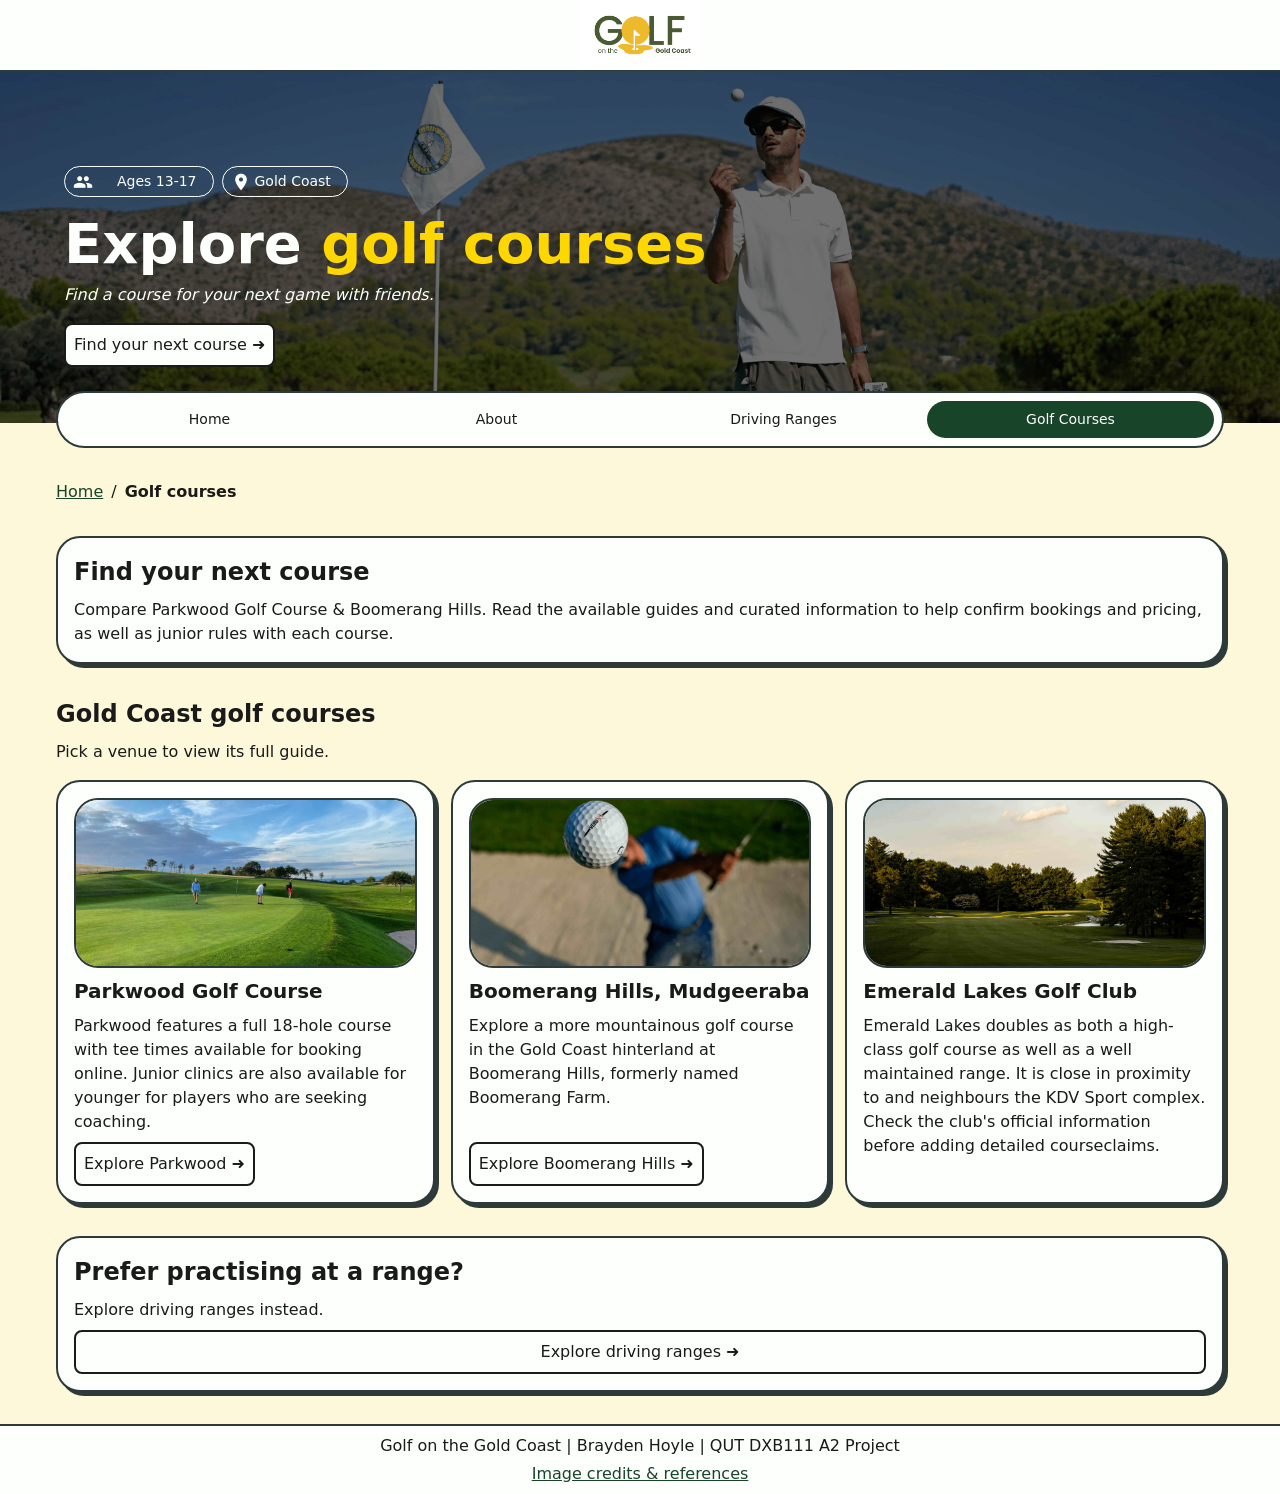
<file: golf-courses.html>
<!DOCTYPE html>
<html lang="en">

<head>
    <meta charset="utf-8">
    <meta name="viewport" content="width=device-width, initial-scale=1.0">
    <meta name="author" content="Brayden Hoyle">
    <meta name="description"
        content="Explore golf courses on the Gold Coast and find information to help plan your next round.">
    <title>Golf Courses | Golf on the Gold Coast</title>

    <link rel="stylesheet" href="styles.css">
    <link rel="stylesheet" href="https://fonts.googleapis.com/icon?family=Material+Icons">
</head>

<body>
    <!-- Skip to content link/button -->
    <a class="skip-link" href="#main">Skip to main content</a>

    <header class="logo-header">
        <a class="logo" href="index.html">
            <img src="images/logo-cropped.png" alt="Golf on the Gold Coast home">
        </a>
    </header>

    <section class="hero-section" aria-label="Page introduction">
        <img class="hero-image hero-image-higher" src="images/golf-dude-at-greens-flag.jpg" alt="">

        <ul class="badges">
            <li><span class="material-icons" aria-hidden="true">groups</span> Ages 13-17</li>
            <li><span class="material-icons" aria-hidden="true">location_on</span> Gold Coast</li>
        </ul>

        <hgroup class="hero-text">
            <h1>
                Explore <span class="highlight">golf courses</span>
            </h1>
            <p>Find a course for your next game with friends.</p>
        </hgroup>

        <a class="button" href="#location-list">
            Find your next course
            <span aria-hidden="true">➜</span>
        </a>
    </section>

    <div class="page-container">

        <nav class="site-nav" aria-label="Main Navigation">
            <ul>
                <li><a href="index.html">Home</a></li>
                <li><a href="about.html">About</a></li>
                <li><a href="driving-ranges.html">Driving Ranges</a></li>
                <li><a href="golf-courses.html" aria-current="page">Golf Courses</a></li>
            </ul>
        </nav>

        <main id="main" tabindex="-1">
            <!-- Breadcrumbs -->
            <nav class="breadcrumbs" aria-label="Breadcrumb">
                <ol>
                    <li><a href="index.html">Home</a></li>
                    <li aria-current="page">Golf courses</li>
                </ol>
            </nav>

            <section class="card">
                <h2>Find your next course</h2>
                <p>Compare Parkwood Golf Course & Boomerang Hills. Read the available guides and curated information to
                    help confirm bookings and pricing, as well as junior rules with each course. </p>
            </section>

            <section class="location-section" id="location-list">
                <header class="category-heading">
                    <h2>Gold Coast golf courses</h2>
                    <p>Pick a venue to view its full guide.</p>
                </header>

                <!-- Location list -->
                <ul class="location-list">
                    <li class="card location-card">
                        <img src="images/golf-greens-at-cool-course.jpg"
                            alt="Golfers on a putting green with the coast in the distance">

                        <h3>Parkwood Golf Course</h3>
                        <p>Parkwood features a full 18-hole course with tee times available for booking online. Junior
                            clinics are also available for younger for players who are seeking coaching.
                        </p>

                        <a class="button" href="parkwood.html">Explore Parkwood <span aria-hidden="true">➜</span></a>
                    </li>
                    <li class="card location-card">
                        <img class="crop-higher" src="images/golf-ball-bunker-shot.jpg"
                            alt="A golfer hitting a ball out of a sand bunker">

                        <h3>Boomerang Hills, Mudgeeraba</h3>
                        <p>Explore a more mountainous golf course in the Gold Coast hinterland at Boomerang Hills,
                            formerly named Boomerang Farm. </p>

                        <a class="button" href="boomerang-hills.html">Explore Boomerang Hills
                            <span aria-hidden="true">➜</span>
                        </a>
                    </li>
                    <li class="card location-card">
                        <img src="images/golf-course-fairway-sunset.jpg"
                            alt="An empty golf fairway at sunset with trees">

                        <h3>Emerald Lakes Golf Club</h3>
                        <p>Emerald Lakes doubles as both a high-class golf course as well as a well maintained range. It
                            is close in proximity to and neighbours the KDV Sport complex. Check the club's official
                            information before adding detailed courseclaims. </p>
                    </li>
                </ul>
            </section>

            <!-- Keep exploring links -->
            <section class="card category-switch">
                <h2>Prefer practising at a range?</h2>
                <p>Explore driving ranges instead.</p>
                <a class="button" href="driving-ranges.html">
                    Explore driving ranges
                    <span aria-hidden="true">➜</span>
                </a>
            </section>
        </main>
    </div>

    <footer class="site-footer">
        <p>Golf on the Gold Coast | Brayden Hoyle | QUT DXB111 A2 Project</p>
        <p><a href="about.html#credits">Image credits &amp; references</a></p>
    </footer>
</body>

</html>
</file>
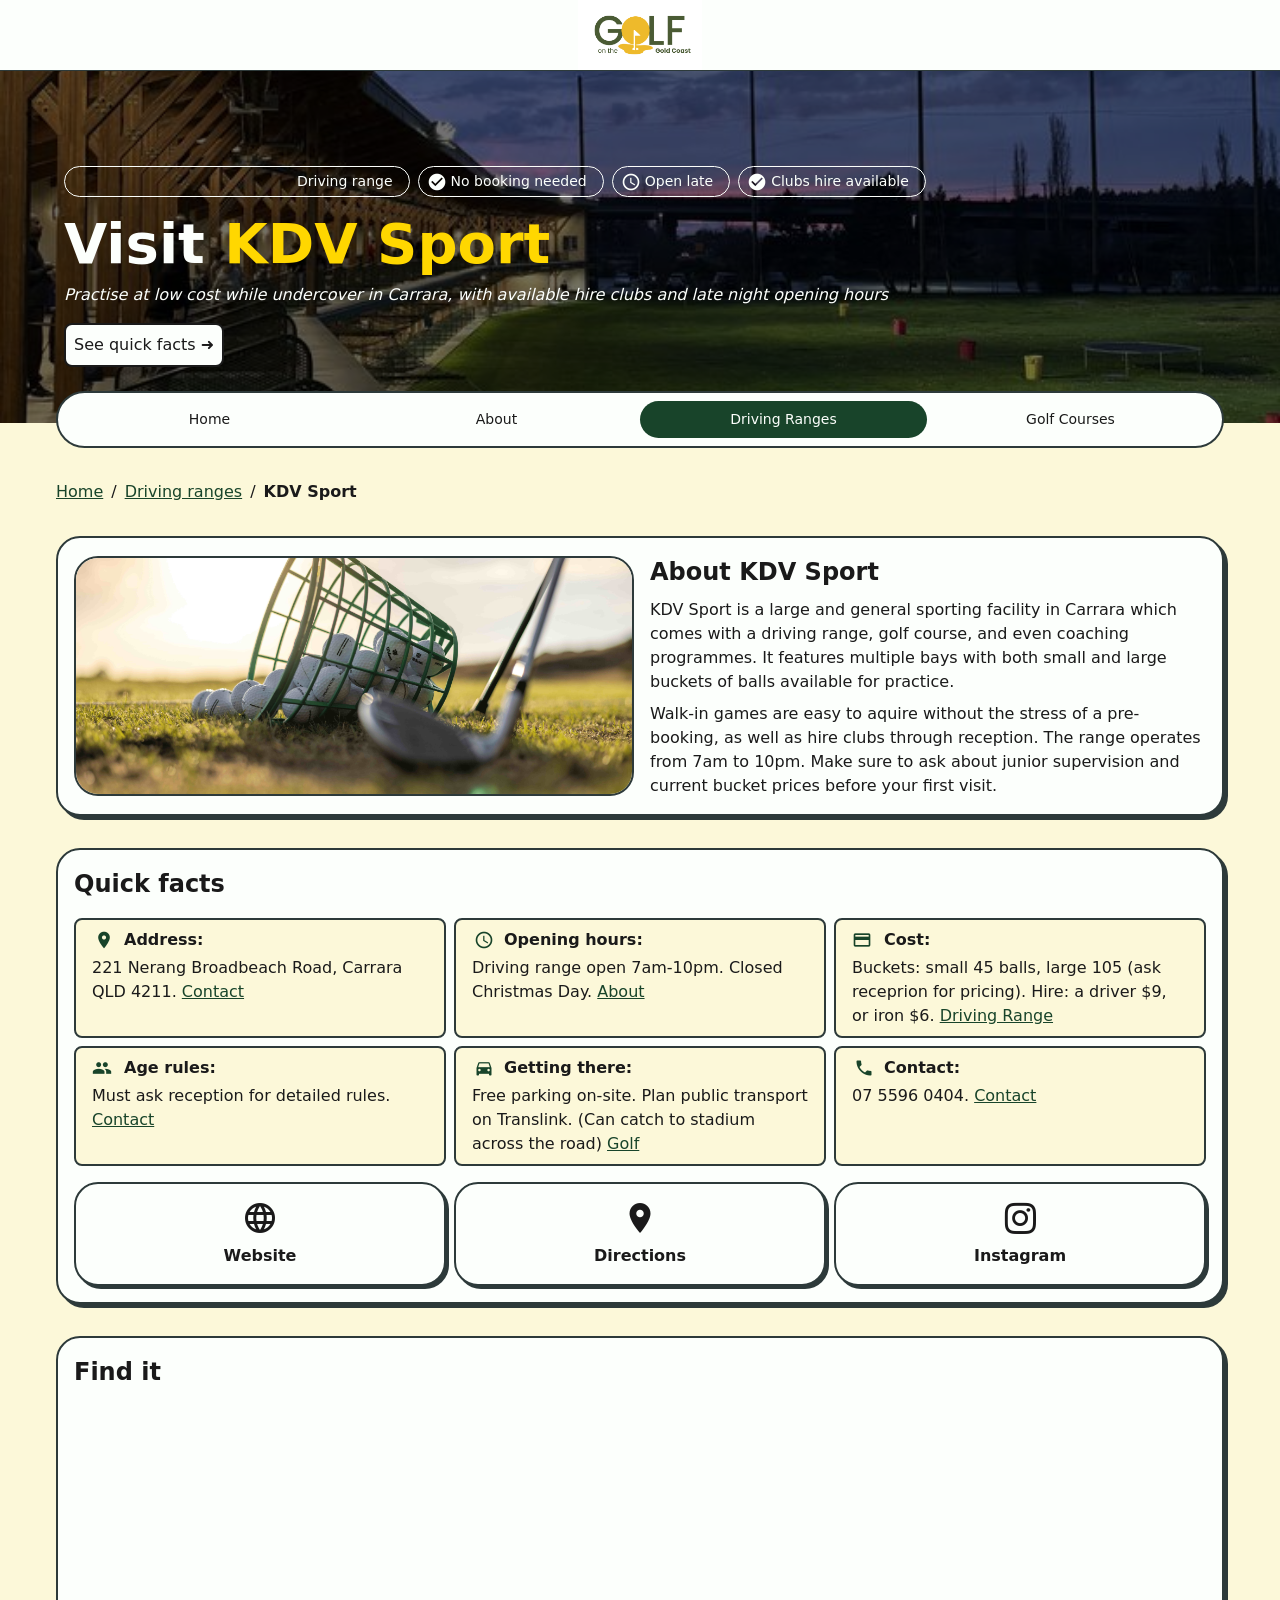
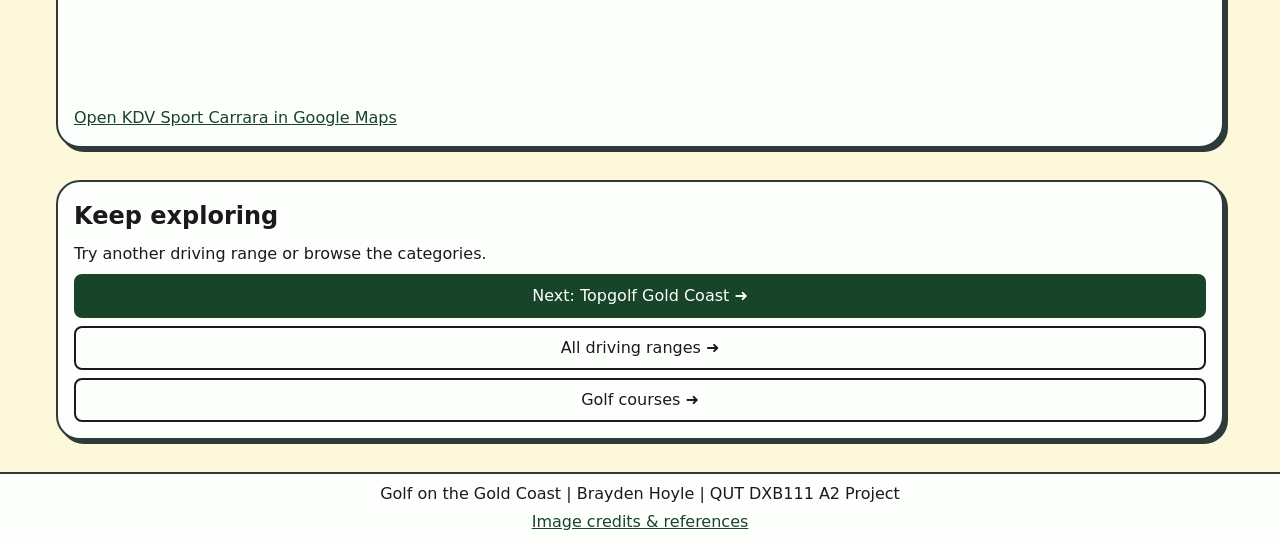
<file: kdv-sport.html>
<!DOCTYPE html>
<html lang="en">

<head>
    <meta charset="utf-8">
    <meta name="viewport" content="width=device-width, initial-scale=1.0">
    <meta name="author" content="Brayden Hoyle">
    <meta name="description"
        content="Quick facts on KDV Sport in Carrara: hours, prices, age rules and directions for teens who want to practise.">
    <title>KDV Sport | Golf on the Gold Coast</title>

    <link rel="stylesheet" href="styles.css">
    <link rel="stylesheet" href="https://fonts.googleapis.com/icon?family=Material+Icons">
    <link rel="stylesheet" href="https://cdnjs.cloudflare.com/ajax/libs/font-awesome/4.7.0/css/font-awesome.min.css">
</head>

<body>
    <!-- Skip to content link/button -->
    <a class="skip-link" href="#main">Skip to main content</a>

    <header class="logo-header">
        <a class="logo" href="index.html">
            <img src="images/logo-cropped.png" alt="Golf on the Gold Coast home">
        </a>
    </header>

    <section class="hero-section" aria-label="Page introduction">
        <img class="hero-image hero-image-lower" src="images/driving-range-at-night.jpg" alt="">

        <ul class="badges">
            <li><span class="material-icons" aria-hidden="true">sports_golf</span> Driving range</li>
            <li><span class="material-icons" aria-hidden="true">check_circle</span> No booking needed</li>
            <li><span class="material-icons" aria-hidden="true">schedule</span> Open late</li>
            <li><span class="material-icons" aria-hidden="true">check_circle</span> Clubs hire available</li>
        </ul>

        <hgroup class="hero-text">
            <h1>
                Visit <span class="highlight">KDV Sport</span>
            </h1>
            <p>Practise at low cost while undercover in Carrara, with available hire clubs and late night opening hours
            </p>
        </hgroup>

        <a class="button" href="#quick-facts">
            See quick facts
            <span aria-hidden="true">➜</span>
        </a>
    </section>

    <div class="page-container">

        <nav class="site-nav" aria-label="Main Navigation">
            <ul>
                <li><a href="index.html">Home</a></li>
                <li><a href="about.html">About</a></li>
                <li><a href="driving-ranges.html" class="active-category" aria-current="true">Driving Ranges</a></li>
                <li><a href="golf-courses.html">Golf Courses</a></li>
            </ul>
        </nav>

        <main id="main" tabindex="-1">
            <!-- Main page content -->
            <!-- Breadcrumbs -->
            <nav class="breadcrumbs" aria-label="Breadcrumb">
                <ol>
                    <li><a href="index.html">Home</a></li>
                    <li><a href="driving-ranges.html">Driving ranges</a></li>
                    <li aria-current="page">KDV Sport</li>
                </ol>
            </nav>

            <article class="card split">
                <img src="images/range-balls-and-club.jpg"
                    alt="A bucket of golf balls tipped over beside a golf club on the grass">
                <section class="split-text">
                    <h2>About KDV Sport</h2>
                    <p>KDV Sport is a large and general sporting facility in Carrara which comes with a driving range,
                        golf course, and even coaching
                        programmes. It features multiple bays with both small and large buckets of balls available for
                        practice. </p>
                    <p>Walk-in games are easy to aquire without the stress of a pre-booking, as well as hire clubs
                        through reception. The range operates from 7am to 10pm. Make sure to ask about junior
                        supervision and current bucket prices before your first visit. </p>
                </section>
            </article>

            <!-- Quick facts -->
            <section class="card facts" id="quick-facts">
                <h2>Quick facts</h2>

                <ul class="fact-list">
                    <li class="fact-card">
                        <span class="material-icons" aria-hidden="true">location_on</span>
                        <strong>Address:</strong>
                        <p>221 Nerang Broadbeach Road, Carrara QLD 4211. <a
                                href="https://kdvsport.com/about/contact/" target="_blank" rel="noopener noreferrer">Contact</a></p>
                    </li>
                    <li class="fact-card">
                        <span class="material-icons" aria-hidden="true">schedule</span>
                        <strong>Opening hours:</strong>
                        <p>Driving range open 7am-10pm. Closed Christmas Day. <a
                                href="https://kdvsport.com/about/" target="_blank" rel="noopener noreferrer">About</a></p>
                    </li>
                    <li class="fact-card">
                        <span class="material-icons" aria-hidden="true">payments</span>
                        <strong>Cost:</strong>
                        <p>Buckets: small 45 balls, large 105 (ask receprion for pricing). Hire: a driver $9, or iron
                            $6. <a href="https://kdvsport.com/golf/driving-range/" target="_blank" rel="noopener noreferrer">Driving Range</a></p>
                    </li>
                    <li class="fact-card">
                        <span class="material-icons" aria-hidden="true">groups</span>
                        <strong>Age rules:</strong>
                        <p>Must ask reception for detailed rules. <a
                                href="https://kdvsport.com/about/contact/" target="_blank" rel="noopener noreferrer">Contact</a></p>
                    </li>
                    <li class="fact-card">
                        <span class="material-icons" aria-hidden="true">directions_car</span>
                        <strong>Getting there:</strong>
                        <p>Free parking on-site. Plan public transport on Translink. (Can catch to stadium across the
                            road) <a href="https://kdvsport.com/golf/" target="_blank" rel="noopener noreferrer">Golf</a></p>
                    </li>
                    <li class="fact-card">
                        <span class="material-icons" aria-hidden="true">call</span>
                        <strong>Contact:</strong>
                        <p>07 5596 0404. <a href="https://kdvsport.com/about/contact/" target="_blank" rel="noopener noreferrer">Contact</a></p>
                    </li>
                </ul>

                <ul class="link-list">
                    <li>
                        <a class="link-card" href="https://kdvsport.com/" aria-label="KDV Sport website" target="_blank" rel="noopener noreferrer">
                            <span class="material-icons" aria-hidden="true">language</span>
                            <span>Website</span>
                        </a>
                    </li>
                    <li>
                        <a class="link-card"
                            href="https://www.google.com/maps/search/?api=1&amp;query=KDV+Sport+Carrara"
                            aria-label="Directions to KDV Sport" target="_blank" rel="noopener noreferrer">
                            <span class="material-icons" aria-hidden="true">location_on</span>
                            <span>Directions</span>
                        </a>
                    </li>
                    <li>
                        <a class="link-card" href="https://www.instagram.com/kdvsport/"
                            aria-label="KDV Sport on Instagram" target="_blank" rel="noopener noreferrer">
                            <i class="fa fa-instagram" aria-hidden="true"></i>
                            <span>Instagram</span>
                        </a>
                    </li>
                </ul>
            </section>

            <!-- Embeded Google Map -->
            <section class="card">
                <h2>Find it</h2>
                <iframe title="Map showing KDV Sport Carrara location"
                    src="https://www.google.com/maps/embed?pb=!1m18!1m12!1m3!1d3522.7058123253087!2d153.35829477460555!3d-28.002895676014408!2m3!1f0!2f0!3f0!3m2!1i1024!2i768!4f13.1!3m3!1m2!1s0x6b911ae59980b5c5%3A0x52f8313ec088d826!2sKDV%20Sport!5e0!3m2!1sen!2sau!4v1792168228071!5m2!1sen!2sau"
                    loading="lazy"></iframe>
                <p><a href="https://www.google.com/maps/search/?api=1&amp;query=KDV+Sport+Carrara" target="_blank" rel="noopener noreferrer">Open KDV Sport
                        Carrara in Google Maps</a></p>
            </section>

            <!-- Keep exploring links -->
            <section class="card category-switch">
                <h2>Keep exploring</h2>
                <p>Try another driving range or browse the categories.</p>
                <a class="button button-primary" href="topgolf.html">Next: Topgolf Gold Coast <span
                        aria-hidden="true">➜</span></a>
                <a class="button button-secondary" href="driving-ranges.html">All driving ranges <span
                        aria-hidden="true">➜</span></a>
                <a class="button button-secondary" href="golf-courses.html">Golf courses <span
                        aria-hidden="true">➜</span></a>
            </section>
        </main>
    </div>

    <footer class="site-footer">
        <p>Golf on the Gold Coast | Brayden Hoyle | QUT DXB111 A2 Project</p>
        <p><a href="about.html#credits">Image credits &amp; references</a></p>
    </footer>
</body>

</html>
</file>
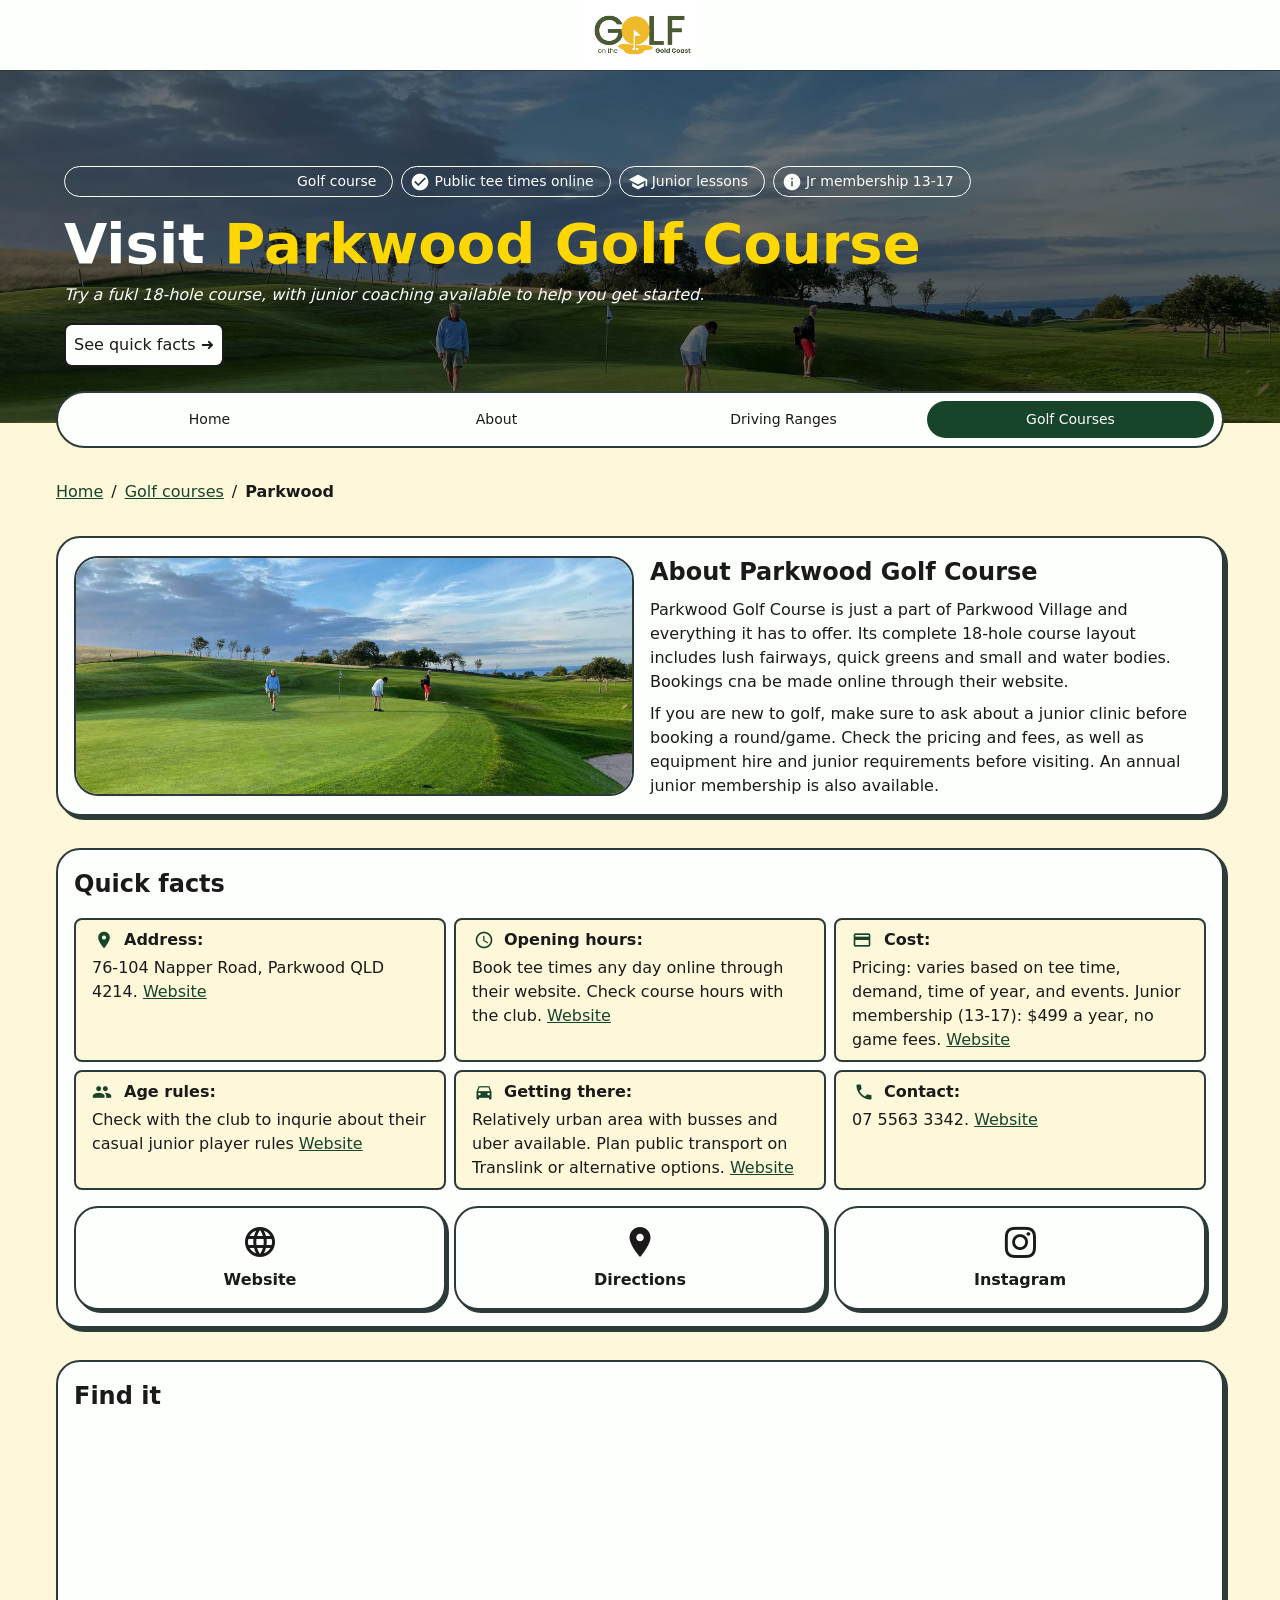
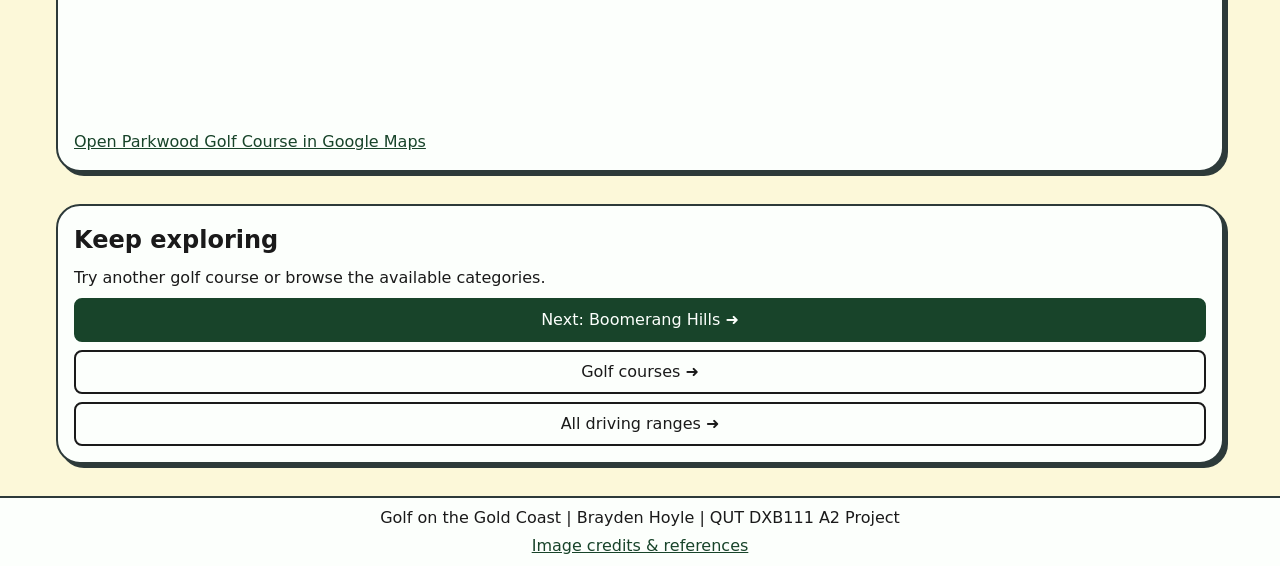
<file: parkwood.html>
<!DOCTYPE html>
<html lang="en">

<head>
    <meta charset="utf-8">
    <meta name="viewport" content="width=device-width, initial-scale=1.0">
    <meta name="author" content="Brayden Hoyle">
    <meta name="description"
        content="What teens need to know about Parkwood Golf Course: hours, costs, age rules and how to get there.">
    <title>Parkwood Golf Course | Golf on the Gold Coast</title>

    <link rel="stylesheet" href="styles.css">
    <link rel="stylesheet" href="https://fonts.googleapis.com/icon?family=Material+Icons">
    <link rel="stylesheet" href="https://cdnjs.cloudflare.com/ajax/libs/font-awesome/4.7.0/css/font-awesome.min.css">
</head>

<body>
    <!-- Skip to content link/button -->
    <a class="skip-link" href="#main">Skip to main content</a>

    <header class="logo-header">
        <a class="logo" href="index.html">
            <img src="images/logo-cropped.png" alt="Golf on the Gold Coast home">
        </a>
    </header>

    <section class="hero-section" aria-label="Page introduction">
        <img class="hero-image hero-image-even-higher" src="images/golf-greens-at-cool-course.jpg" alt="">

        <ul class="badges">
            <li><span class="material-icons" aria-hidden="true">sports_golf</span> Golf course</li>
            <li><span class="material-icons" aria-hidden="true">check_circle</span> Public tee times online</li>
            <li><span class="material-icons" aria-hidden="true">school</span> Junior lessons</li>
            <li><span class="material-icons" aria-hidden="true">info</span> Jr membership 13-17</li>
        </ul>

        <hgroup class="hero-text">
            <h1>
                Visit <span class="highlight">Parkwood Golf Course</span>
            </h1>
            <p>Try a fukl 18-hole course, with junior coaching available to help you get started. </p>
        </hgroup>

        <a class="button" href="#quick-facts">
            See quick facts
            <span aria-hidden="true">➜</span>
        </a>
    </section>

    <div class="page-container">

        <nav class="site-nav" aria-label="Main Navigation">
            <ul>
                <li><a href="index.html">Home</a></li>
                <li><a href="about.html">About</a></li>
                <li><a href="driving-ranges.html">Driving Ranges</a></li>
                <li><a href="golf-courses.html" class="active-category" aria-current="true">Golf Courses</a></li>
            </ul>
        </nav>

        <main id="main" tabindex="-1">
            <!-- Main page content -->
            <!-- Breadcrumbs -->
            <nav class="breadcrumbs" aria-label="Breadcrumb">
                <ol>
                    <li><a href="index.html">Home</a></li>
                    <li><a href="golf-courses.html">Golf courses</a></li>
                    <li aria-current="page">Parkwood</li>
                </ol>
            </nav>

            <article class="card split">
                <img src="images/golf-greens-at-cool-course.jpg"
                    alt="Golfers on a putting green with the coast in the distance">
                <section class="split-text">
                    <h2>About Parkwood Golf Course</h2>
                    <p>Parkwood Golf Course is just a part of Parkwood Village and everything it has to offer. Its
                        complete 18-hole course layout includes lush fairways, quick greens and small and water bodies.
                        Bookings cna be made online through their website. </p>
                    <p>If you are new to golf, make sure to ask about a junior clinic before booking a round/game. Check
                        the pricing and fees, as well as equipment hire and junior requirements before visiting. An
                        annual junior membership is also available. </p>
                </section>
            </article>

            <!-- Quick facts -->
            <section class="card facts" id="quick-facts">
                <h2>Quick facts</h2>

                <ul class="fact-list">
                    <li class="fact-card">
                        <span class="material-icons" aria-hidden="true">location_on</span>
                        <strong>Address:</strong>
                        <p>76-104 Napper Road, Parkwood QLD 4214. <a
                                href="https://theclubparkwood.com.au/pages/parkwood-golf-club" target="_blank" rel="noopener noreferrer">Website</a>
                        </p>
                    </li>
                    <li class="fact-card">
                        <span class="material-icons" aria-hidden="true">schedule</span>
                        <strong>Opening hours:</strong>
                        <p>Book tee times any day online through their website. Check course hours with the club. <a
                                href="https://theclubparkwood.com.au/pages/parkwood-golf-club" target="_blank" rel="noopener noreferrer">Website</a></p>
                    </li>
                    <li class="fact-card">
                        <span class="material-icons" aria-hidden="true">payments</span>
                        <strong>Cost:</strong>
                        <p>Pricing: varies based on tee time, demand, time of year, and events. Junior membership
                            (13-17): $499 a year, no game fees. <a
                                href="https://theclubparkwood.com.au/pages/parkwood-golf-club" target="_blank" rel="noopener noreferrer">Website</a></p>
                    </li>
                    <li class="fact-card">
                        <span class="material-icons" aria-hidden="true">groups</span>
                        <strong>Age rules:</strong>
                        <p>Check with the club to inqurie about their casual junior player rules <a
                                href="https://theclubparkwood.com.au/pages/parkwood-golf-club" target="_blank" rel="noopener noreferrer">Website</a></p>
                    </li>
                    <li class="fact-card">
                        <span class="material-icons" aria-hidden="true">directions_car</span>
                        <strong>Getting there:</strong>
                        <p>Relatively urban area with busses and uber available. Plan public transport on Translink or
                            alternative options. <a
                                href="https://theclubparkwood.com.au/pages/parkwood-golf-club" target="_blank" rel="noopener noreferrer">Website</a></p>
                    </li>
                    <li class="fact-card">
                        <span class="material-icons" aria-hidden="true">call</span>
                        <strong>Contact:</strong>
                        <p>07 5563 3342. <a href="https://theclubparkwood.com.au/pages/parkwood-golf-club" target="_blank" rel="noopener noreferrer">Website</a>
                        </p>
                    </li>
                </ul>

                <ul class="link-list">
                    <li>
                        <a class="link-card" href="https://theclubparkwood.com.au/pages/parkwood-golf-club"
                            aria-label="Parkwood website" target="_blank" rel="noopener noreferrer">
                            <span class="material-icons" aria-hidden="true">language</span>
                            <span>Website</span>
                        </a>
                    </li>
                    <li>
                        <a class="link-card"
                            href="https://www.google.com/maps/search/?api=1&amp;query=Parkwood+Golf+Course+Gold+Coast"
                            aria-label="Directions to Parkwood" target="_blank" rel="noopener noreferrer">
                            <span class="material-icons" aria-hidden="true">location_on</span>
                            <span>Directions</span>
                        </a>
                    </li>
                    <li>
                        <a class="link-card" href="https://www.instagram.com/parkwoodvillage/"
                            aria-label="Parkwood on Instagram" target="_blank" rel="noopener noreferrer">
                            <i class="fa fa-instagram" aria-hidden="true"></i>
                            <span>Instagram</span>
                        </a>
                    </li>
                </ul>
            </section>

            <!-- Embeded Google Map -->
            <section class="card">
                <h2>Find it</h2>
                <iframe title="Map showing Parkwood Golf Course location"
                    src="https://www.google.com/maps/embed?pb=!1m18!1m12!1m3!1d911.9859188994284!2d153.37578298901929!3d-27.950506429909503!2m3!1f0!2f0!3f0!3m2!1i1024!2i768!4f13.1!3m3!1m2!1s0x6b9111007640589b%3A0xaeefc81848ee471!2sParkwood%20golf%20Club!5e0!3m2!1sen!2sau!4v1792168553670!5m2!1sen!2sau"
                    loading="lazy"></iframe>
                <p><a href="https://www.google.com/maps/search/?api=1&amp;query=Parkwood+Golf+Course+Gold+Coast" target="_blank" rel="noopener noreferrer">Open
                        Parkwood Golf Course in Google Maps</a></p>
            </section>

            <!-- Keep exploring links -->
            <section class="card category-switch">
                <h2>Keep exploring</h2>
                <p>Try another golf course or browse the available categories.</p>
                <a class="button button-primary" href="boomerang-hills.html">Next: Boomerang Hills <span
                        aria-hidden="true">➜</span></a>
                <a class="button button-secondary" href="golf-courses.html">Golf courses <span
                        aria-hidden="true">➜</span></a>
                <a class="button button-secondary" href="driving-ranges.html">All driving ranges <span
                        aria-hidden="true">➜</span></a>
            </section>
        </main>
    </div>

    <footer class="site-footer">
        <p>Golf on the Gold Coast | Brayden Hoyle | QUT DXB111 A2 Project</p>
        <p><a href="about.html#credits">Image credits &amp; references</a></p>
    </footer>
</body>

</html>
</file>
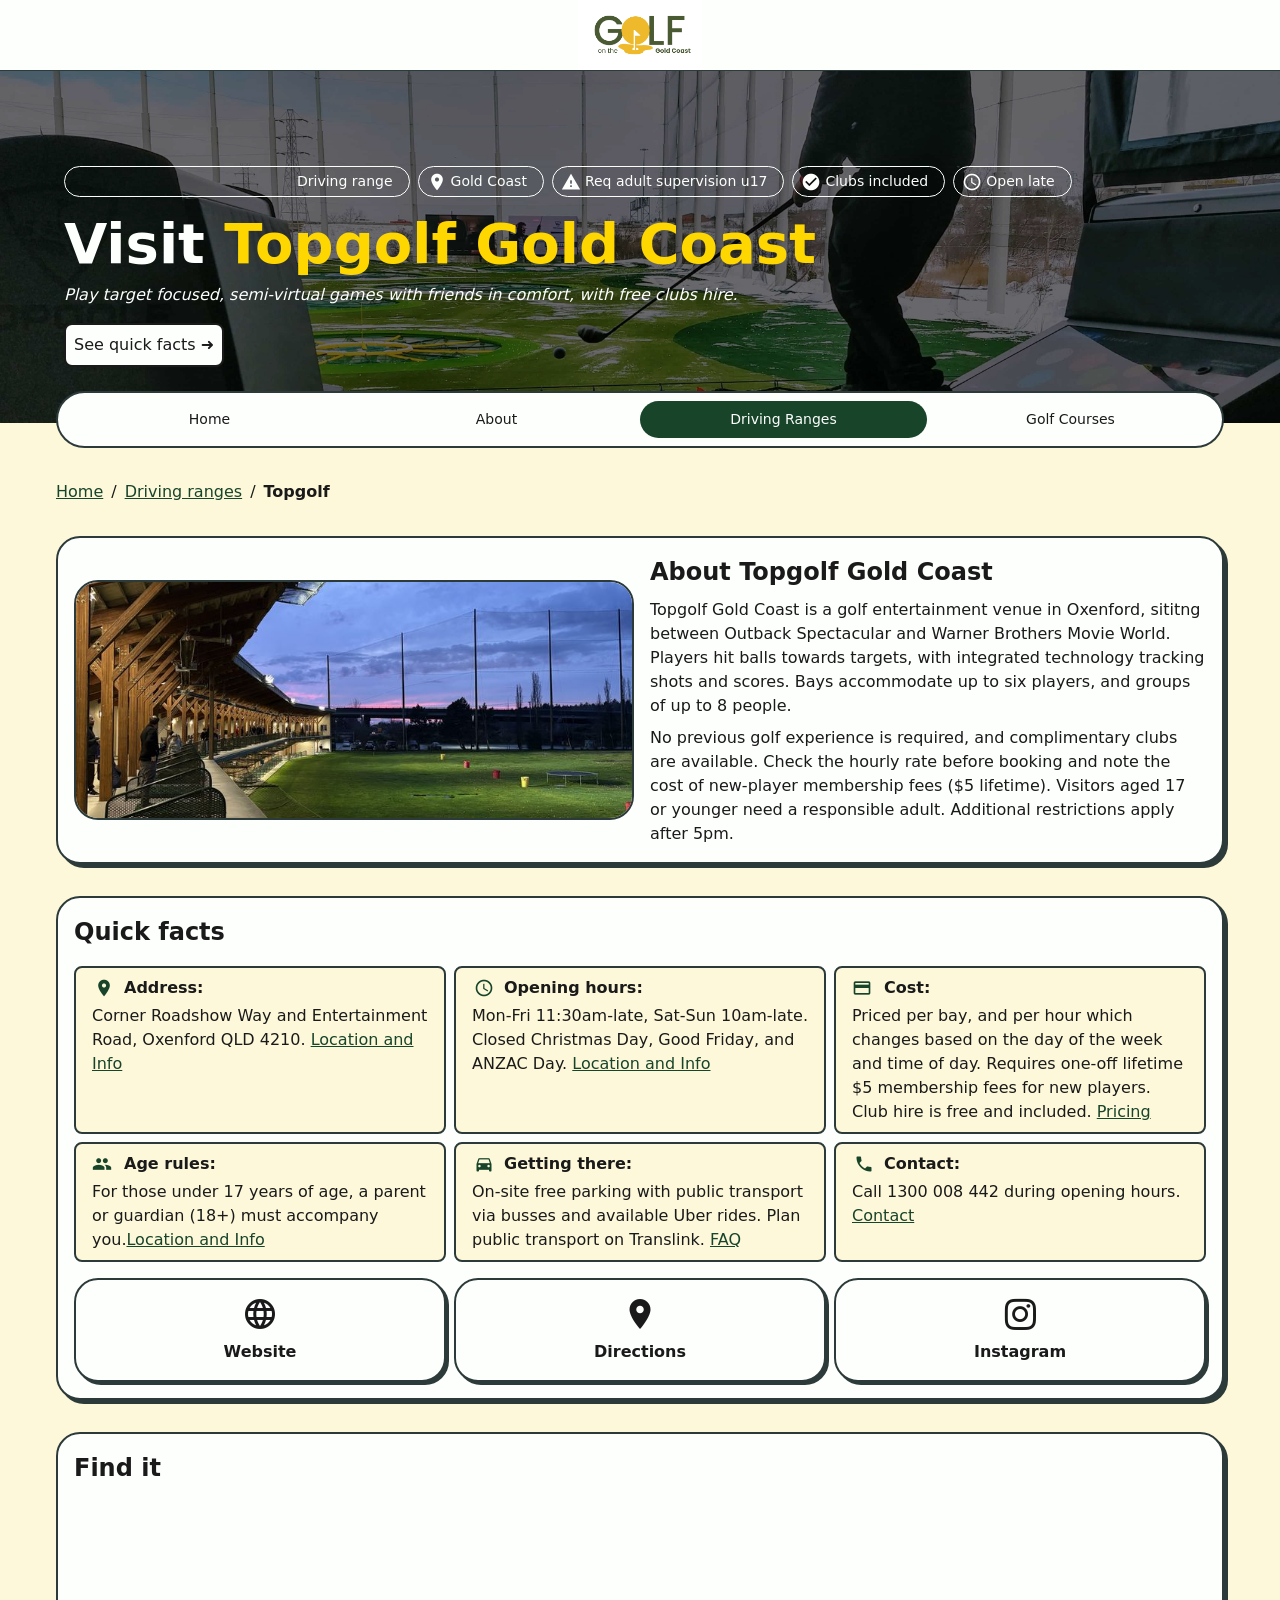
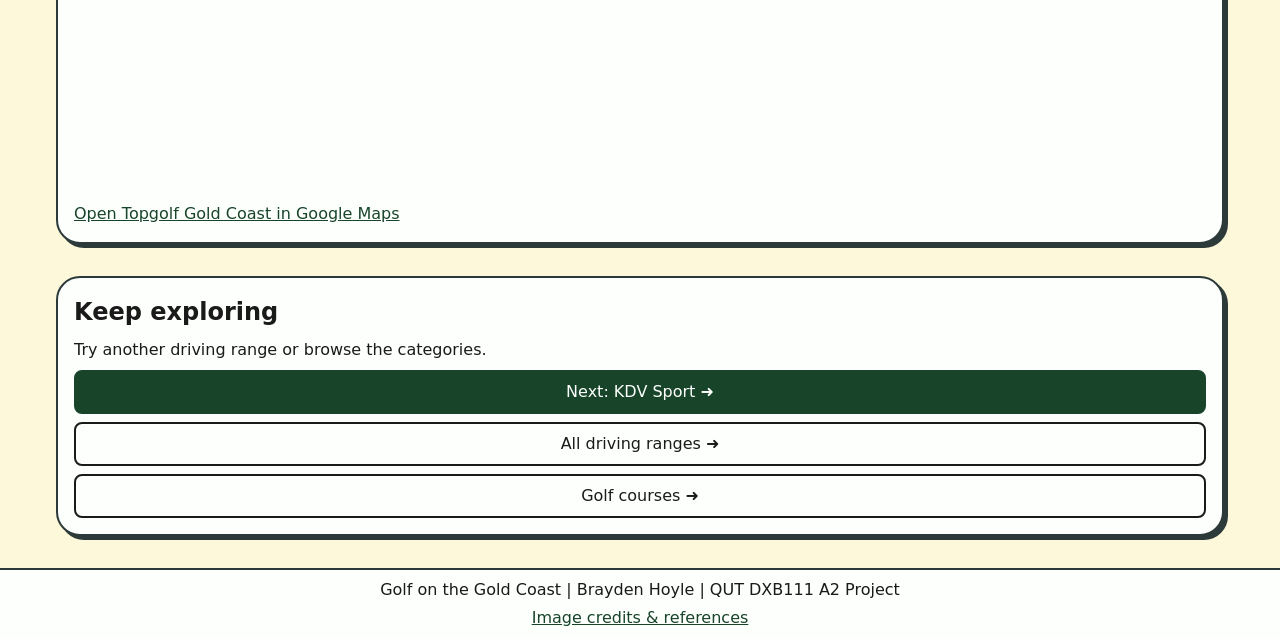
<file: topgolf.html>
<!DOCTYPE html>
<html lang="en">

<head>
    <meta charset="utf-8">
    <meta name="viewport" content="width=device-width, initial-scale=1.0">
    <meta name="author" content="Brayden Hoyle">
    <meta name="description"
        content="Plan a visit to Topgolf Gold Coast: hours, costs, age rules and how to get there for teens aged 13-17.">
    <title>Topgolf | Golf on the Gold Coast</title>

    <link rel="stylesheet" href="styles.css">
    <link rel="stylesheet" href="https://fonts.googleapis.com/icon?family=Material+Icons">
    <link rel="stylesheet" href="https://cdnjs.cloudflare.com/ajax/libs/font-awesome/4.7.0/css/font-awesome.min.css">
</head>

<body>
    <!-- Skip to content link/button -->
    <a class="skip-link" href="#main">Skip to main content</a>

    <header class="logo-header">
        <a class="logo" href="index.html">
            <img src="images/logo-cropped.png" alt="Golf on the Gold Coast home">
        </a>
    </header>

    <section class="hero-section" aria-label="Page introduction">
        <img class="hero-image hero-image-higher" src="images/topgolf-bay-with-dude-swinging.jpg" alt="">

        <ul class="badges">
            <li><span class="material-icons" aria-hidden="true">sports_golf</span> Driving range</li>
            <li><span class="material-icons" aria-hidden="true">location_on</span> Gold Coast</li>
            <li><span class="material-icons" aria-hidden="true">warning</span> Req adult supervision u17</li>
            <li><span class="material-icons" aria-hidden="true">check_circle</span> Clubs included</li>
            <li><span class="material-icons" aria-hidden="true">schedule</span> Open late</li>
        </ul>

        <hgroup class="hero-text">
            <h1>
                Visit <span class="highlight">Topgolf Gold Coast</span>
            </h1>
            <p>Play target focused, semi-virtual games with friends in comfort, with free clubs hire. </p>
        </hgroup>

        <a class="button" href="#quick-facts">
            See quick facts
            <span aria-hidden="true">➜</span>
        </a>
    </section>

    <div class="page-container">

        <nav class="site-nav" aria-label="Main Navigation">
            <ul>
                <li><a href="index.html">Home</a></li>
                <li><a href="about.html">About</a></li>
                <li><a href="driving-ranges.html" class="active-category" aria-current="true">Driving Ranges</a></li>
                <li><a href="golf-courses.html">Golf Courses</a></li>
            </ul>
        </nav>

        <main id="main" tabindex="-1">
            <!-- Main page content -->
            <!-- Breadcrumbs -->
            <nav class="breadcrumbs" aria-label="Breadcrumb">
                <ol>
                    <li><a href="index.html">Home</a></li>
                    <li><a href="driving-ranges.html">Driving ranges</a></li>
                    <li aria-current="page">Topgolf</li>
                </ol>
            </nav>

            <article class="card split">
                <img src="images/driving-range-at-night.jpg" alt="Covered driving range bays lit up at dusk">
                <section class="split-text">
                    <h2>About Topgolf Gold Coast</h2>
                    <p>Topgolf Gold Coast is a golf entertainment venue in Oxenford, sititng between Outback Spectacular
                        and Warner Brothers Movie World. Players hit balls towards targets, with integrated technology
                        tracking shots and scores. Bays accommodate up to six players, and groups of up to 8 people.
                    </p>
                    <p>No previous golf experience is required, and complimentary clubs are available. Check the hourly
                        rate before booking and note the cost of new-player membership fees ($5 lifetime). Visitors aged
                        17 or younger need a
                        responsible adult. Additional restrictions apply after 5pm. </p>
                </section>
            </article>

            <!-- Quick facts -->
            <section class="card facts" id="quick-facts">
                <h2>Quick facts</h2>

                <!-- Quick facts list -->
                <ul class="fact-list">
                    <li class="fact-card">
                        <span class="material-icons" aria-hidden="true">location_on</span>
                        <strong>Address:</strong>
                        <p>Corner Roadshow Way and Entertainment Road, Oxenford QLD 4210. <a
                                href="https://topgolf.com.au/location-and-info" target="_blank" rel="noopener noreferrer">Location and Info</a></p>
                    </li>
                    <li class="fact-card">
                        <span class="material-icons" aria-hidden="true">schedule</span>
                        <strong>Opening hours:</strong>
                        <p>Mon-Fri 11:30am-late, Sat-Sun 10am-late. Closed Christmas Day, Good Friday, and ANZAC Day. <a
                                href="https://topgolf.com.au/location-and-info" target="_blank" rel="noopener noreferrer">Location and Info</a></p>
                    </li>
                    <li class="fact-card">
                        <span class="material-icons" aria-hidden="true">payments</span>
                        <strong>Cost:</strong>
                        <p>Priced per bay, and per hour which changes based on the day of the week and time of day.
                            Requires one-off lifetime $5 membership fees for new players. Club hire is free and
                            included. <a href="https://topgolf.com.au/pricing" target="_blank" rel="noopener noreferrer">Pricing</a></p>
                    </li>
                    <li class="fact-card">
                        <span class="material-icons" aria-hidden="true">groups</span>
                        <strong>Age rules:</strong>
                        <p>For those under 17 years of age, a parent or guardian (18+) must accompany you.<a
                                href="https://topgolf.com.au/location-and-info" target="_blank" rel="noopener noreferrer">Location and Info</a></p>
                    </li>
                    <li class="fact-card">
                        <span class="material-icons" aria-hidden="true">directions_car</span>
                        <strong>Getting there:</strong>
                        <p>On-site free parking with public transport via busses and available Uber rides. Plan public
                            transport on Translink. <a href="https://topgolf.com.au/faq" target="_blank" rel="noopener noreferrer">FAQ</a></p>
                    </li>
                    <li class="fact-card">
                        <span class="material-icons" aria-hidden="true">call</span>
                        <strong>Contact:</strong>
                        <p>Call 1300 008 442 during opening hours. <a href="https://topgolf.com.au/contact" target="_blank" rel="noopener noreferrer">Contact</a>
                        </p>
                    </li>
                </ul>

                <!-- Location links -->
                <ul class="link-list">
                    <li>
                        <a class="link-card" href="https://topgolf.com.au/" aria-label="Topgolf website" target="_blank" rel="noopener noreferrer">
                            <span class="material-icons" aria-hidden="true">language</span>
                            <span>Website</span>
                        </a>
                    </li>
                    <li>
                        <a class="link-card"
                            href="https://www.google.com/maps/search/?api=1&amp;query=Topgolf+Gold+Coast"
                            aria-label="Directions to Topgolf" target="_blank" rel="noopener noreferrer">
                            <span class="material-icons" aria-hidden="true">location_on</span>
                            <span>Directions</span>
                        </a>
                    </li>
                    <li>
                        <a class="link-card" href="https://www.instagram.com/topgolfgoldcoast/"
                            aria-label="Topgolf on Instagram" target="_blank" rel="noopener noreferrer">
                            <i class="fa fa-instagram" aria-hidden="true"></i>
                            <span>Instagram</span>
                        </a>
                    </li>
                </ul>
            </section>

            <!-- Embeded Google Map -->
            <section class="card">
                <h2>Find it</h2>
                <!-- Google Map -->
                <iframe title="Map showing Topgolf Gold Coast location"
                    src="https://www.google.com/maps/embed?pb=!1m18!1m12!1m3!1d4581.330628900267!2d153.31234380794808!3d-27.91013971979087!2m3!1f0!2f0!3f0!3m2!1i1024!2i768!4f13.1!3m3!1m2!1s0x6b91112172c0738b%3A0x47e6365b52037a30!2sTopgolf%20Gold%20Coast!5e0!3m2!1sen!2sau!4v1792149657831!5m2!1sen!2sau"
                    loading="lazy"></iframe>
                <p><a href="https://www.google.com/maps/search/?api=1&amp;query=Topgolf+Gold+Coast" target="_blank" rel="noopener noreferrer">Open Topgolf Gold
                        Coast in Google Maps</a></p>
            </section>

            <!-- Keep exploring links -->
            <section class="card category-switch">
                <h2>Keep exploring</h2>
                <p>Try another driving range or browse the categories.</p>
                <a class="button button-primary" href="kdv-sport.html">Next: KDV Sport <span
                        aria-hidden="true">➜</span></a>
                <a class="button button-secondary" href="driving-ranges.html">All driving ranges <span
                        aria-hidden="true">➜</span></a>
                <a class="button button-secondary" href="golf-courses.html">Golf courses <span
                        aria-hidden="true">➜</span></a>
            </section>
        </main>
    </div>

    <footer class="site-footer">
        <p>Golf on the Gold Coast | Brayden Hoyle | QUT DXB111 A2 Project</p>
        <p><a href="about.html#credits">Image credits &amp; references</a></p>
    </footer>
</body>

</html>
</file>
<file: styles.css>
/*
Brayden Hoyle | n11967340
Golf on the Gold Coast | DXB111 Assessment 2
*/

/* CSS variables */
:root {
    /* Colour Palette */
    --cornsilk: #FCF8D9;
    --deep-forest: #18442A;
    --palm-leaf: #788C59;
    --palm-leaf-dark: #5E7040;
    --jet-black: #2D3A3A;
    --porcelain: #FCFFFC; 

    /* Colour Uses */
    --page-background: var(--cornsilk);
    --card-background: var(--porcelain);
    --main-text: #1A1A1A;
    --buttons-and-links: var(--deep-forest);
    --focus-colour: var(--deep-forest);
    --borders: var(--jet-black);
    --highlight-colour: gold;

    /* Spacing range/scale */
    --space-tiny: 4px;
    --space-small: 8px;
    --space-medium: 16px;
    --space-large: 32px;
    --space-humongous: 64px;

    /* Font sizes (note: rem = scale with user's browser settings :D -> 16px = 1 rem approx.) */
    --text-small: 0.875rem;
    /* 14px / 16px = 0.875 */
    --text-normal: 1rem;
    /* 16px */
    --text-large: 1.25rem;
    /* 20px */
    --text-heading: 2.25rem;
    /* 36px */
    --text-hero: 2.25rem;
    /* HUMONGOUS hero heading */

    /* Shapes & Layout */
    --round-button: 8px;
    --round-card: 24px;
    --round-full: 999px;
    --max-page-width: 1200px;
    --header-height: 70px;
    --nav-top: 78px;
    /* height of header + an 8px gap */

    /* Z-Index layers - Note: higher numbers are closer to the user/front */
    --z-hero-image: -10;
    /* Hero and lesson card photo(s) */
    --z-hero: 0;
    /* hero-section & lessons-banner */
    --z-nav: 10;
    --z-logo-header: 15;
    --z-skip-link: 20;

    --font-family: system-ui, sans-serif;
}

/* CSS Reset */
* {
    margin: 0;
    padding: 0;
    box-sizing: border-box;
}

html {
    scroll-padding-top: 170px;
    /* make same page nav links account for the height and padding of the site nav when calculating scroll position */
}

body {
    font-family: var(--font-family);
    font-size: var(--text-normal);
    /* 1rem to fit to device resolution appropriately */
    line-height: 1.5;
    /* Make it comfortable to read and match WCAG guidelines */
    color: var(--main-text);
    /* near black */
    background-color: var(--page-background);
    /* cornsilk / cream colour */
}

img {
    display: block;
    max-width: 100%;
    /* ensure images dont overflow */
    height: auto;
}

/* Colour all hyperlinks the forest green :) */
a {
    color: var(--buttons-and-links);
}

:focus-visible {
    outline: 3px solid var(--focus-colour);
    /* use an outline instead of border as borders take up space whereas outlines dont*/
    outline-offset: 3px;
    /* move the outline away from the element to avoid squashing text or borders */
}

/* Skip to main content link */
.skip-link {
    position: absolute;
    top: 0;
    left: 0;
    z-index: var(--z-skip-link);

    padding-top: var(--space-small);
    padding-bottom: var(--space-small);
    padding-left: var(--space-medium);
    padding-right: var(--space-medium);

    background-color: var(--card-background);
    color: var(--main-text);

    transform: translateY(-100%);
    /* send it off screen */
}

.skip-link:focus {
    transform: translateY(0);
    /* bring it back when focused on */
}

/* Logo header */
.logo-header {
    position: sticky;
    top: 0;
    z-index: var(--z-logo-header);
    display: flex;
    justify-content: center;
    /* padding: var(--space-small); */
    /* 8px padding around logo for extra space */
    background-color: var(--card-background);
    border-bottom: 1px solid var(--borders);
}

/* Logo dimensions / sizing */
.logo-header img {
    height: var(--header-height);
}

/* Hero Section */
.hero-section {
    position: relative;
    /* box for hero image to be within */
    z-index: var(--z-hero);

    display: flex;
    flex-direction: column;
    /* stack on top in a column */
    justify-content: flex-end;
    /* text sits at the bottom */
    gap: var(--space-medium);
    min-height: 460px;
    /* 256px, 384px, 460px */

    padding-top: var(--space-medium);
    padding-bottom: 56px;
    padding-left: var(--space-medium);
    padding-right: var(--space-medium);

    color: var(--card-background);
}

.hero-image,
.lessons-banner img {
    position: absolute;
    /* Make sure the image doesnt effect the other objects around it, take it out of the document flow */
    inset: 0;
    /* set top, bottom, left, and right all to 0 */
    z-index: var(--z-hero-image);
    width: 100%;
    height: 100%;
    object-fit: cover;
    /* crop the image in order to fill the container without stretching it */
    filter: brightness(0.45);
    /* dark tint over photo for more readable text */
}

/* right, up/down */
.hero-image-lower {
    object-position: 65% 55%;
}

.hero-image-higher {
    object-position: 65% 32%;
}

.hero-image-even-higher {
    object-position: 65% 38%;
}

/* Hero text badges in pill-like shape  */
.badges {
    display: flex;
    flex-wrap: wrap;
    /* wrap flex content onto new line */
    gap: var(--space-small);
    list-style: none;
    /* removes the dot points */
}

.badges li {
    display: flex;
    align-items: center;
    gap: var(--space-tiny);

    padding-top: var(--space-tiny);
    padding-bottom: var(--space-tiny);
    padding-left: var(--space-small);
    padding-right: var(--space-medium);

    border: 1px solid var(--card-background);
    border-radius: var(--round-full);

    font-size: var(--text-small);
}

.badges .material-icons {
    font-size: var(--text-large);
    /* Ensure icons are the same size as the text font */
}

/* Hero heading & subtext */
.hero-text h1 {
    font-size: var(--text-hero);
    line-height: 1.1;
}

.hero-text p {
    margin-top: var(--space-small);
    font-style: italic;
}

/* Colour text gold to make it stand out and keep the Gold Coast motif */
.highlight {
    color: var(--highlight-colour);
}

/* Colour hero texr hyperlinks */
.hero-text a {
    color: var(--card-background);
}

/* Make sure proper outline colour for appropriate contrast */
.hero-section :focus-visible {
    outline-color: var(--card-background);
}

/* Buttons */
.button {
    display: inline-block;
    align-self: flex-start;
    /* prevent it from stretching to the max width within a column */

    padding-top: var(--space-small);
    padding-bottom: var(--space-small);
    padding-left: var(--space-small);
    padding-right: var(--space-small);

    background-color: var(--card-background);
    color: var(--main-text);

    border: 2px solid var(--main-text);
    border-radius: var(--round-button);

    text-decoration: none;
    /* remove the hyperlink underline */
    font: inherit;
    /* Keep all the button text links the same font like for the submit button in the contact form */
}

.button:hover {
    background-color: var(--palm-leaf-dark);
    color: var(--card-background);
}

.button-primary {
    background-color: var(--buttons-and-links);
    color: var(--card-background);
    border-color: var(--buttons-and-links);
}

.button-primary:hover {
    background-color: var(--palm-leaf-dark);
    border-color: var(--palm-leaf-dark);
}

.hero-section .button:hover {
    background-color: var(--highlight-colour);
    color: var(--main-text);
}

/* Make sure the displayed page content is at a reasonably readable width and that it is proeprly centred */
.page-container {
    max-width: var(--max-page-width);

    margin-left: auto;
    margin-right: auto;

    padding-left: var(--space-medium);
    padding-right: var(--space-medium);
}

/* Sticky nav */
.site-nav {
    position: sticky;
    top: var(--nav-top);
    z-index: var(--z-nav);

    margin-top: -32px;
    /* move it up to have it overlap and sit halfway along the bottom edge of the hero section */
    padding: var(--space-small);

    background-color: var(--card-background);

    border: 2px solid var(--borders);
    border-radius: var(--round-full);
}

.site-nav ul {
    display: flex;
    list-style: none;
}

.site-nav li {
    display: flex;
    flex: 1;
}

.site-nav a {
    display: flex;
    flex: 1;
    align-items: center;
    justify-content: center;

    padding-top: var(--space-small);
    padding-bottom: var(--space-small);
    padding-left: var(--space-tiny);
    padding-right: var(--space-tiny);

    border-radius: var(--round-full);

    color: var(--main-text);

    font-size: var(--text-small);
    text-align: center;
    text-decoration: none;
}

.site-nav a:hover {
    background-color: var(--palm-leaf-dark);
    color: var(--card-background);
}

.site-nav a[aria-current="page"],
.site-nav a.active-category {
    background-color: var(--buttons-and-links);
    color: var(--card-background);
}

/* Main content */
main {
    display: flex;
    flex-direction: column;
    gap: var(--space-large);
    padding-top: var(--space-large);
    padding-bottom: var(--space-large);
}

/* The skip link moves the focus to the main section */
main:focus {
    outline: none;
}

/* Breadcrumbs */
.breadcrumbs ol {
    display: flex;
    flex-wrap: wrap;
    gap: var(--space-small);
    list-style: none;
}

.breadcrumbs li {
    display: flex;
    gap: var(--space-small);
}

.breadcrumbs li:not([aria-current])::after {
    content: "/";
    /* draw the / (looks cooler than a chevron) breadcrumb separately */
}

.breadcrumbs [aria-current="page"] {
    font-weight: 600;
    /* Semi-bold */
}

/* Divider line */
hr {
    width: 100%;
    border: 0;
    border-top: 1px solid var(--borders);
}

/* Shared card look */
.card {
    display: flex;
    flex-direction: column;
    gap: var(--space-small);

    padding: var(--space-medium);

    background-color: var(--card-background);

    border: 2px solid var(--borders);
    border-radius: var(--round-card);
    box-shadow: 4px 4px 0 var(--borders);
    /* across, down, blur, and colour */
}

/* Text blocks with heading and paragraphs that are stacked */
.intro-text,
.split-text,
.category-heading {
    display: flex;
    flex-direction: column;
    gap: var(--space-small);
}

.references ul {
    padding-left: var(--space-large);
    overflow-wrap: anywhere;
    /* make sure URLs dont overflow */
}

/* Intro card */
.introduction {
    gap: var(--space-medium);
}

/* Lists of small boxes (no dots) */
.feature-list,
.fact-list,
.link-list {
    display: flex;
    gap: var(--space-small);
    list-style: none;
}

.feature-list,
.fact-list {
    flex-direction: column;
}

.feature-card,
.fact-card {
    padding-top: var(--space-small);
    padding-bottom: var(--space-small);
    padding-left: var(--space-medium);
    padding-right: var(--space-medium);

    background-color: var(--page-background);
    border: 2px solid var(--borders);
    border-radius: var(--round-button);
}

.feature-card {
    display: flex;
    align-items: center;
    gap: var(--space-medium);
}

.feature-card .material-icons {
    width: 2.5rem;
    color: var(--buttons-and-links);
    font-size: var(--text-heading);
    text-align: center;
}

.feature-card hgroup {
    flex: 1;
}

/* Cards each with an image and block fo text */
.alternating-sides {
    gap: var(--space-large);
}

.split {
    display: flex;
    flex-direction: column;
    gap: var(--space-medium);
}

.split img,
.location-card img {
    width: 100%;
    height: 240px;
    object-fit: cover;
    border: 2px solid var(--borders);
    border-radius: var(--round-card);
}

.crop-higher {
    object-position: center 29%;
}

/* Lessons card & contact form (they alight with each other horizontally on the larger screen resolutions) */
.action-row {
    display: flex;
    flex-direction: column;
    gap: var(--space-large);
}

.lessons {
    gap: var(--space-medium);
}

.lessons-banner {
    position: relative;
    z-index: var(--z-hero);
    display: flex;
    flex-direction: column;
    justify-content: flex-end;
    gap: var(--space-small);
    flex: 1;
    min-height: 256px;
    padding: var(--space-medium);

    overflow: hidden;

    background-color: var(--buttons-and-links);
    color: var(--card-background);

    border-radius: var(--round-card);
}

.button-block {
    display: block;
    width: 100%;
    text-align: center;
}

/* Contact form */
.contact-form h2 {
    text-align: center;
}

label {
    display: block;
    margin-bottom: var(--space-tiny);
    font-weight: 600;
}

input,
textarea {
    width: 100%;

    margin-bottom: var(--space-medium);
    padding: var(--space-small);

    background-color: var(--card-background);
    color: inherit;

    font: inherit;

    border: 2px solid var(--borders);
    border-radius: var(--round-button);
}

textarea {
    min-height: 144px;
    resize: vertical;
}

/* Closing phrase */
.closing-phrase {
    text-align: center;
}

.location-section {
    display: flex;
    flex-direction: column;
    gap: var(--space-medium);
}

.location-list {
    display: flex;
    flex-direction: column;
    gap: var(--space-large);
    list-style: none;
}

.location-card h3 {
    font-size: var(--text-large);
}

.location-card .button {
    margin-top: auto;
}

.category-switch .button {
    align-self: stretch;
    text-align: center;
}

/* Location pages: quick facts */
.facts {
    gap: var(--space-medium);
}

.fact-card {
    display: flex;
    flex-wrap: wrap;
    align-items: center;
    column-gap: var(--space-small);
    row-gap: var(--space-tiny);
}

.fact-card .material-icons {
    width: 1.5rem;
    color: var(--buttons-and-links);
    font-size: var(--text-large);
    text-align: center;
}

.fact-card strong {
    flex: 1;
}

.fact-card p {
    width: 100%;
}

/* Website / Directions / Instagram link cards */
.link-list li {
    display: flex;
    flex: 1;
}

.link-card {
    display: flex;
    flex: 1;
    flex-direction: column;
    align-items: center;
    justify-content: center;
    gap: var(--space-small);
    min-height: 104px;

    padding: var(--space-medium);

    background-color: var(--card-background);
    color: var(--main-text);

    border: 2px solid var(--borders);
    border-radius: var(--round-card);
    box-shadow: 3px 3px 0 var(--borders);

    font-weight: 600;
    text-align: center;
    text-decoration: none;
}

.link-card .material-icons,
.link-card .fa {
    font-size: var(--text-heading);
}

.link-card:hover {
    background-color: var(--palm-leaf-dark);
    color: var(--card-background);
}

/* Google Map */
.card iframe {
    display: block;
    width: 100%;
    height: 300px;
    border: 0;
    border-radius: var(--round-button);
}

/* Footer */
.site-footer {
    display: flex;
    flex-direction: column;
    gap: var(--space-tiny);

    padding-top: var(--space-small);
    padding-bottom: var(--space-small);
    padding-left: var(--space-medium);
    padding-right: var(--space-medium);

    background-color: var(--card-background);

    border-top: 2px solid var(--borders);

    text-align: center;
}

/* Tablet: 768px and up */
@media (min-width: 768px) {

    :root {
        --text-hero: 3rem;
    }

    .hero-section {
        min-height: 500px;
        padding-left: var(--space-large);
        padding-right: var(--space-large);
    }

    .feature-list {
        flex-direction: row;
    }

    .feature-card {
        flex: 1;
        flex-direction: column;
        text-align: center;
    }

    /* Image and text side by side with every second block flipped */
    .split {
        flex-direction: row;
        align-items: center;
    }

    .split img,
    .split-text {
        flex: 1;
        min-width: 0;
    }

    .split-flipped {
        flex-direction: row-reverse;
    }

    .location-list {
        flex-direction: row;
        gap: var(--space-medium);
    }

    .location-card {
        flex: 1;
        min-width: 0;
    }

    .location-card img {
        height: 170px;
    }
}

/* Desktop: 1200px higher/larger */
@media (min-width: 1200px) {

    :root {
        --text-hero: 3.5rem;
    }

    .hero-section {
        min-height: 352px;
        padding-left: var(--space-humongous);
        padding-right: var(--space-humongous);
    }

    /* Intro text on the left with the feature cards being stacked to the right */
    .introduction {
        flex-direction: row;
        align-items: center;
    }

    .intro-text,
    .feature-list {
        flex: 1;
    }

    .feature-list {
        flex-direction: column;
    }

    .feature-card {
        flex-direction: row;
        text-align: left;
    }

    .action-row {
        flex-direction: row;
    }

    .lessons,
    .contact-form {
        flex: 1;
    }

    /* Quick facts wrap in flexbox rows for better readability */
    .fact-list {
        flex-direction: row;
        flex-wrap: wrap;
    }

    .fact-card {
        width: 30%;
        flex-grow: 1;
        align-content: flex-start;
    }
}
</file>
